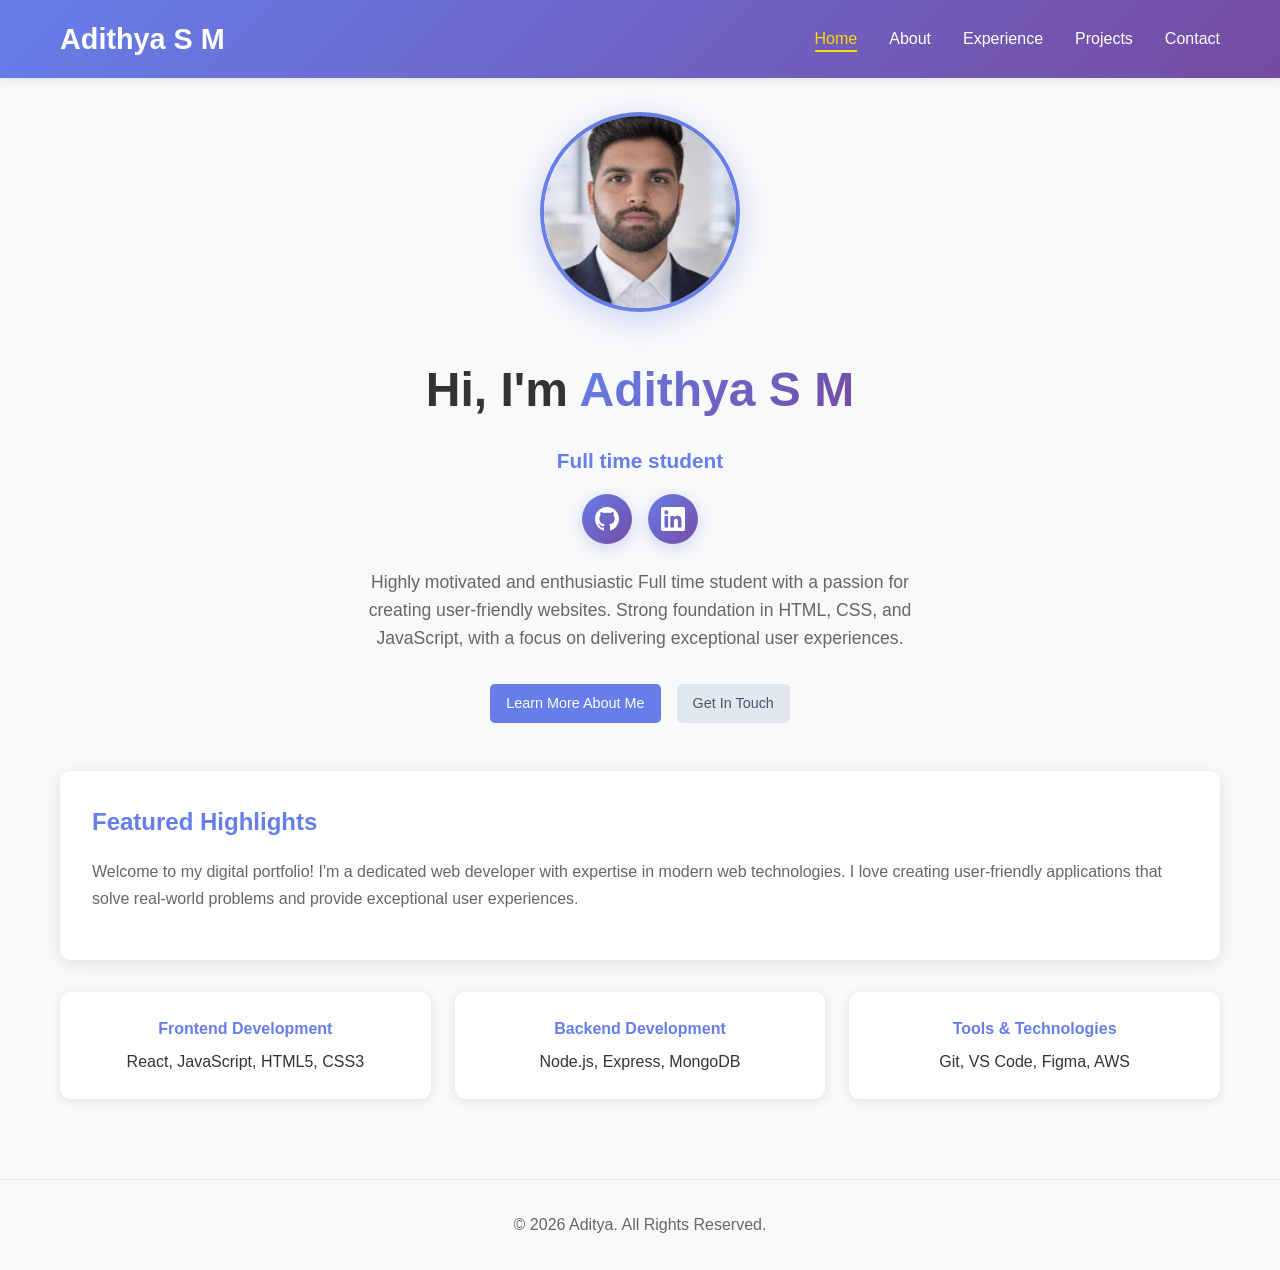
<file: index.html>
<!DOCTYPE html>
<html lang="en">
<head>
    <meta charset="UTF-8">
    <meta name="viewport" content="width=device-width, initial-scale=1.0">
    <title>Adithya S M</title>
    <link rel="stylesheet" href="styles.css">
</head>
<body>
    <header class="header">
        <div class="container">
            <nav class="nav">
                <a href="index.html" class="logo">Adithya S M</a>
                <ul class="nav-links">
                    <li><a href="index.html" class="nav-link active">Home</a></li>
                    <li><a href="about.html" class="nav-link">About</a></li>
                    <li><a href="experience.html" class="nav-link">Experience</a></li>
                    <li><a href="projects.html" class="nav-link">Projects</a></li>
                    <li><a href="contact.html" class="nav-link">Contact</a></li>
                </ul>
            </nav>
        </div>
    </header>

    <main class="main-content">
        <div class="container">
            <div class="page">
                <div class="hero">
                    <div class="profile-image">
                        <img src="profile.jpeg" alt="Adithya S M" class="profile-photo">
                    </div>
                    <h1>Hi, I'm <span class="highlight">Adithya S M</span></h1>
                    <p class="hero-subtitle">Full time student</p>
                    <div class="social-links">
                        <a href="https://github.com/preethins-tech/Aditya-portfolio" target="_blank" class="social-link" title="GitHub Repository">
                            <svg width="24" height="24" viewBox="0 0 24 24" fill="currentColor">
                                <path d="M12 0c-6.626 0-12 5.373-12 12 0 5.302 3.438 9.8 8.207 11.387.599.111.793-.261.793-.577v-2.234c-3.338.726-4.033-1.416-4.033-1.416-.546-1.387-1.333-1.756-1.333-1.756-1.089-.745.083-.729.083-.729 1.205.084 1.839 1.237 1.839 1.237 1.07 1.834 2.807 1.304 3.492.997.107-.775.418-1.305.762-1.604-2.665-.305-5.467-1.334-5.467-5.931 0-1.311.469-2.381 1.236-3.221-.124-.303-.535-1.524.117-3.176 0 0 1.008-.322 3.301 1.23.957-.266 1.983-.399 3.003-.404 1.02.005 2.047.138 3.006.404 2.291-1.552 3.297-1.23 3.297-1.23.653 1.653.242 2.874.118 3.176.77.84 1.235 1.911 1.235 3.221 0 4.609-2.807 5.624-5.479 5.921.43.372.823 1.102.823 2.222v3.293c0 .319.192.694.801.576 4.765-1.589 8.199-6.086 8.199-11.386 0-6.627-5.373-12-12-12z"/>
                            </svg>
                        </a>
                        <a href="https://www.linkedin.com/in/adithya-s-m-597777371?utm_source=share&utm_campaign=share_via&utm_content=profile&utm_medium=android_app" target="_blank" class="social-link" title="LinkedIn Profile">
                            <svg width="24" height="24" viewBox="0 0 24 24" fill="currentColor">
                                <path d="M20.447 20.452h-3.554v-5.569c0-1.328-.027-3.037-1.852-3.037-1.853 0-2.136 1.445-2.136 2.939v5.667H9.351V9h3.414v1.561h.046c.477-.9 1.637-1.85 3.37-1.85 3.601 0 4.267 2.37 4.267 5.455v6.286zM5.337 7.433c-1.144 0-2.063-.926-2.063-2.065 0-1.138.92-2.063 2.063-2.063 1.14 0 2.064.925 2.064 2.063 0 1.139-.925 2.065-2.064 2.065zm1.782 13.019H3.555V9h3.564v11.452zM22.225 0H1.771C.792 0 0 .774 0 1.729v20.542C0 23.227.792 24 1.771 24h20.451C23.2 24 24 23.227 24 22.271V1.729C24 .774 23.2 0 22.222 0h.003z"/>
                            </svg>
                        </a>
                    </div>
                    <p class="hero-description">
                        Highly motivated and enthusiastic Full time student with a passion for creating user-friendly websites. 
                        Strong foundation in HTML, CSS, and JavaScript, with a focus on delivering exceptional user experiences.
                    </p>
                    <div class="hero-buttons">
                        <a href="about.html" class="btn btn-primary">Learn More About Me</a>
                        <a href="contact.html" class="btn btn-secondary">Get In Touch</a>
                    </div>
                </div>
                
                <div class="card">
                    <h3>Featured Highlights</h3>
                    <p>
                        Welcome to my digital portfolio! I'm a dedicated web developer with expertise 
                        in modern web technologies. I love creating user-friendly applications that 
                        solve real-world problems and provide exceptional user experiences.
                    </p>
                </div>

                <div class="skills-grid">
                    <div class="skill-item">
                        <h4>Frontend Development</h4>
                        <p>React, JavaScript, HTML5, CSS3</p>
                    </div>
                    <div class="skill-item">
                        <h4>Backend Development</h4>
                        <p>Node.js, Express, MongoDB</p>
                    </div>
                    <div class="skill-item">
                        <h4>Tools & Technologies</h4>
                        <p>Git, VS Code, Figma, AWS</p>
                    </div>
                </div>
            </div>
        </div>
    </main>

    <footer style="text-align: center; padding: 2rem 0; background-color: #f8f9fa; margin-top: 3rem; border-top: 1px solid #e9ecef;">
        <p style="color: #666; margin: 0;">&copy; 2026 Aditya. All Rights Reserved.</p>
    </footer>

    <script src="script.js"></script>
</body>
</html>
</file>
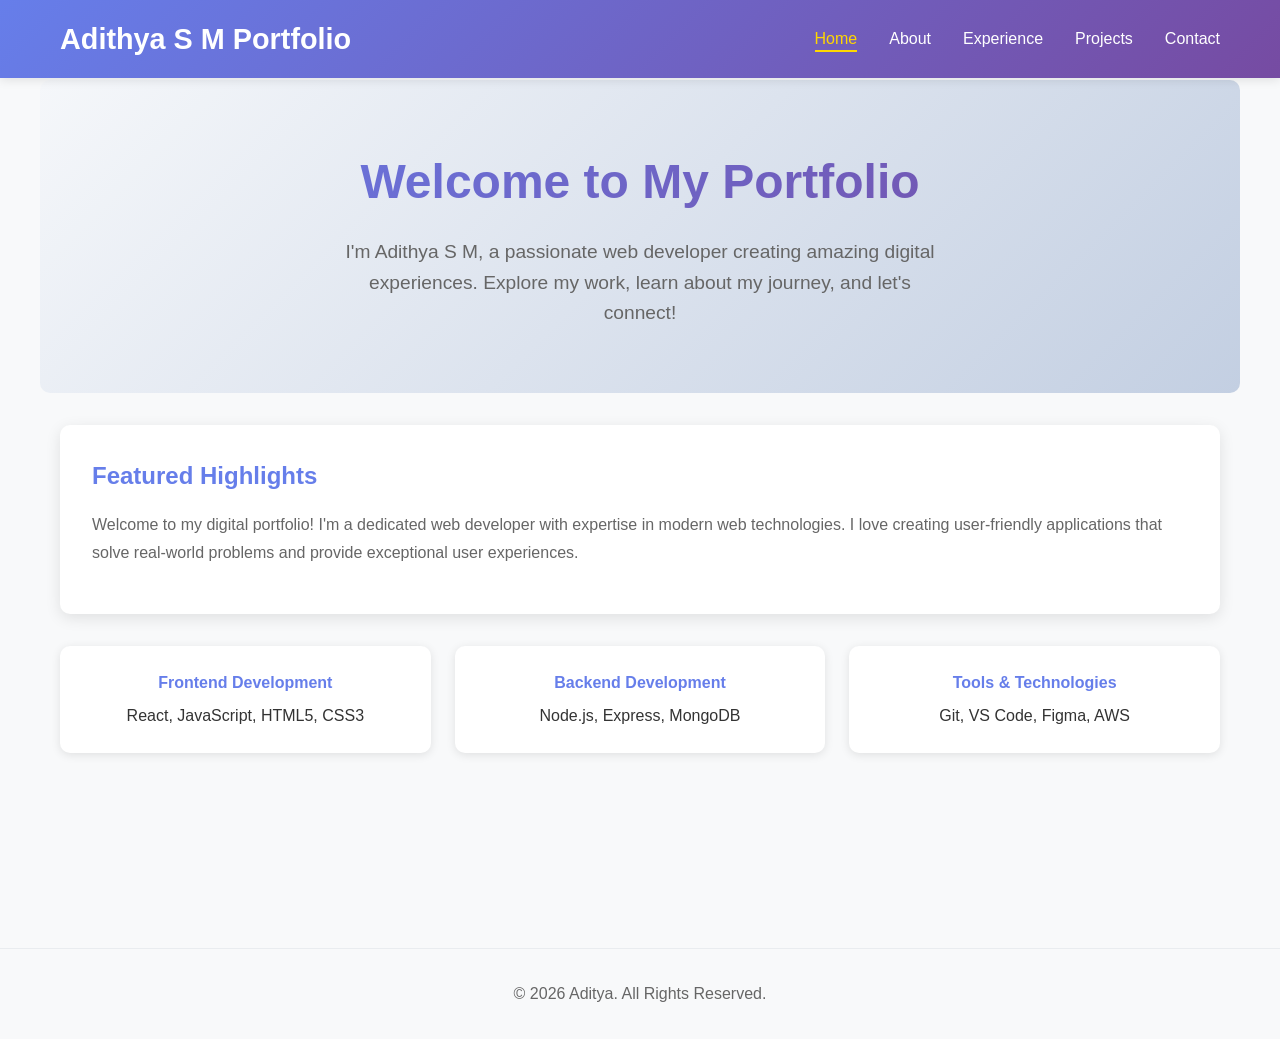
<file: Aditya/index.html>
<!DOCTYPE html>
<html lang="en">
<head>
    <meta charset="UTF-8">
    <meta name="viewport" content="width=device-width, initial-scale=1.0">
    <title>Adithya S M Portfolio</title>
    <link rel="stylesheet" href="styles.css">
</head>
<body>
    <header class="header">
        <div class="container">
            <nav class="nav">
                <a href="index.html" class="logo">Adithya S M Portfolio</a>
                <ul class="nav-links">
                    <li><a href="index.html" class="nav-link active">Home</a></li>
                    <li><a href="about.html" class="nav-link">About</a></li>
                    <li><a href="experience.html" class="nav-link">Experience</a></li>
                    <li><a href="projects.html" class="nav-link">Projects</a></li>
                    <li><a href="contact.html" class="nav-link">Contact</a></li>
                </ul>
            </nav>
        </div>
    </header>

    <main class="main-content">
        <div class="container">
            <div class="page">
                <div class="hero">
                    <h1>Welcome to My Portfolio</h1>
                    <p>
                        I'm Adithya S M, a passionate web developer creating amazing digital experiences.
                        Explore my work, learn about my journey, and let's connect!
                    </p>
                </div>
                
                <div class="card">
                    <h3>Featured Highlights</h3>
                    <p>
                        Welcome to my digital portfolio! I'm a dedicated web developer with expertise 
                        in modern web technologies. I love creating user-friendly applications that 
                        solve real-world problems and provide exceptional user experiences.
                    </p>
                </div>

                <div class="skills-grid">
                    <div class="skill-item">
                        <h4>Frontend Development</h4>
                        <p>React, JavaScript, HTML5, CSS3</p>
                    </div>
                    <div class="skill-item">
                        <h4>Backend Development</h4>
                        <p>Node.js, Express, MongoDB</p>
                    </div>
                    <div class="skill-item">
                        <h4>Tools & Technologies</h4>
                        <p>Git, VS Code, Figma, AWS</p>
                    </div>
                </div>
            </div>
        </div>
    </main>

    <footer style="text-align: center; padding: 2rem 0; background-color: #f8f9fa; margin-top: 3rem; border-top: 1px solid #e9ecef;">
        <p style="color: #666; margin: 0;">&copy; 2026 Aditya. All Rights Reserved.</p>
    </footer>

    <script src="script.js"></script>
</body>
</html>
</file>
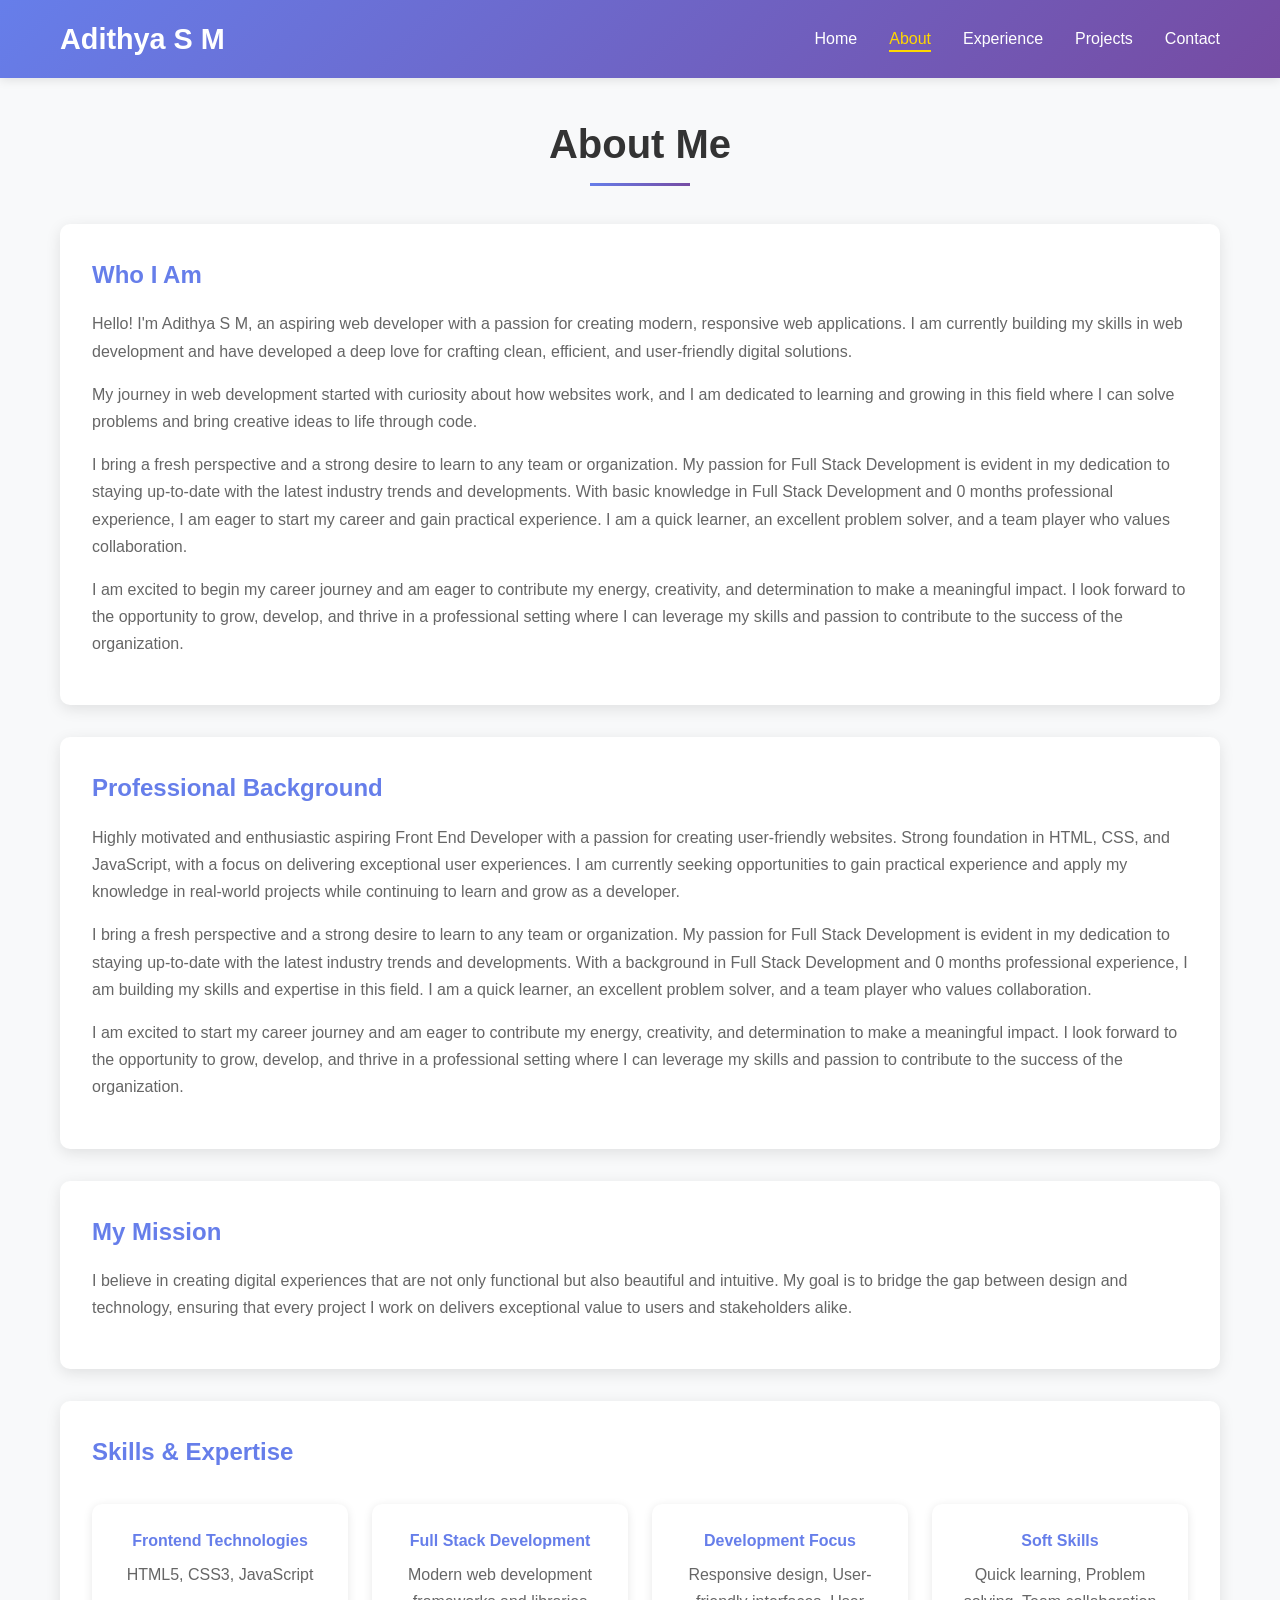
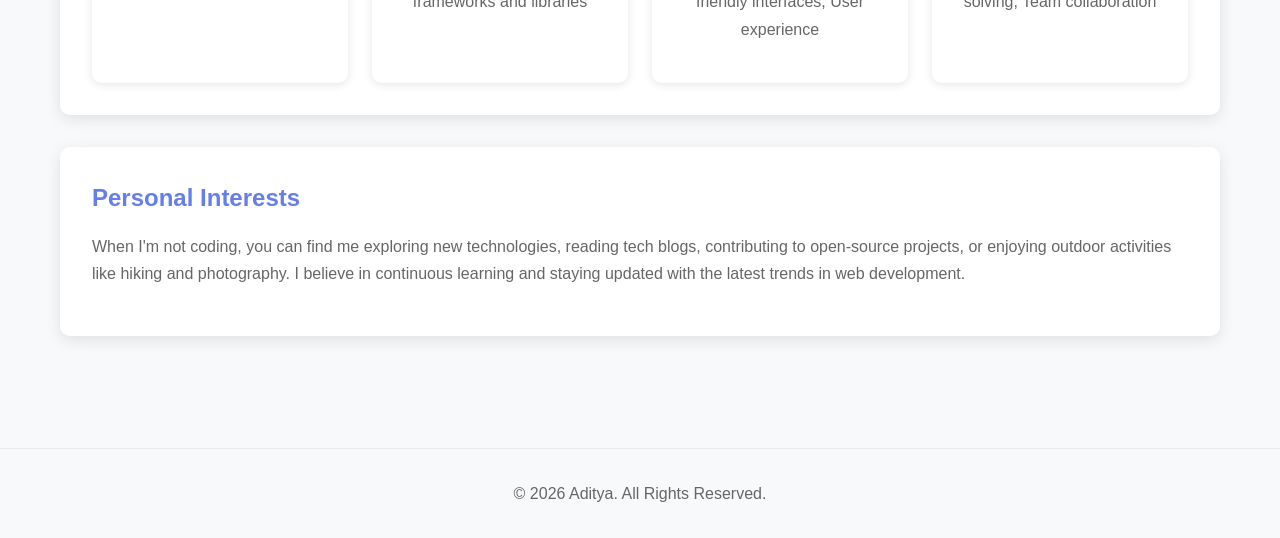
<file: about.html>
<!DOCTYPE html>
<html lang="en">
<head>
    <meta charset="UTF-8">
    <meta name="viewport" content="width=device-width, initial-scale=1.0">
    <title>About - Adithya S M</title>
    <link rel="stylesheet" href="styles.css">
</head>
<body>
    <header class="header">
        <div class="container">
            <nav class="nav">
                <a href="index.html" class="logo">Adithya S M</a>
                <ul class="nav-links">
                    <li><a href="index.html" class="nav-link">Home</a></li>
                    <li><a href="about.html" class="nav-link active">About</a></li>
                    <li><a href="experience.html" class="nav-link">Experience</a></li>
                    <li><a href="projects.html" class="nav-link">Projects</a></li>
                    <li><a href="contact.html" class="nav-link">Contact</a></li>
                </ul>
            </nav>
        </div>
    </header>

    <main class="main-content">
        <div class="container">
            <div class="page">
                <div class="about-intro">
                    <h2 class="page-title">About Me</h2>
                </div>
                
                <div class="card">
                    <h3>Who I Am</h3>
                    <p>
                        Hello! I'm Adithya S M, an aspiring web developer with a passion for creating 
                        modern, responsive web applications. I am currently building my skills in web development 
                        and have developed a deep love for crafting clean, efficient, and user-friendly digital solutions.
                    </p>
                    <p>
                        My journey in web development started with curiosity about how websites work, and I am 
                        dedicated to learning and growing in this field where I can solve problems and bring creative 
                        ideas to life through code.
                    </p>
                    <p>
                        I bring a fresh perspective and a strong desire to learn to any team or organization. My passion for Full Stack Development is evident in my dedication to staying up-to-date with the latest industry trends and developments. With basic knowledge in Full Stack Development and 0 months professional experience, I am eager to start my career and gain practical experience. I am a quick learner, an excellent problem solver, and a team player who values collaboration.
                    </p>
                    <p>
                        I am excited to begin my career journey and am eager to contribute my energy, creativity, and determination to make a meaningful impact. I look forward to the opportunity to grow, develop, and thrive in a professional setting where I can leverage my skills and passion to contribute to the success of the organization.
                    </p>
                </div>

                <div class="card">
                    <h3>Professional Background</h3>
                    <p>
                        Highly motivated and enthusiastic aspiring Front End Developer with a passion for creating user-friendly websites. Strong foundation in HTML, CSS, and JavaScript, with a focus on delivering exceptional user experiences. I am currently seeking opportunities to gain practical experience and apply my knowledge in real-world projects while continuing to learn and grow as a developer.
                    </p>
                    <p>
                        I bring a fresh perspective and a strong desire to learn to any team or organization. My passion for Full Stack Development is evident in my dedication to staying up-to-date with the latest industry trends and developments. With a background in Full Stack Development and 0 months professional experience, I am building my skills and expertise in this field. I am a quick learner, an excellent problem solver, and a team player who values collaboration.
                    </p>
                    <p>
                        I am excited to start my career journey and am eager to contribute my energy, creativity, and determination to make a meaningful impact. I look forward to the opportunity to grow, develop, and thrive in a professional setting where I can leverage my skills and passion to contribute to the success of the organization.
                    </p>
                </div>

                <div class="card">
                    <h3>My Mission</h3>
                    <p>
                        I believe in creating digital experiences that are not only functional but also 
                        beautiful and intuitive. My goal is to bridge the gap between design and technology, 
                        ensuring that every project I work on delivers exceptional value to users and 
                        stakeholders alike.
                    </p>
                </div>

                <div class="card">
                    <h3>Skills & Expertise</h3>
                    <div class="skills-grid">
                        <div class="skill-item">
                            <h4>Frontend Technologies</h4>
                            <p>HTML5, CSS3, JavaScript</p>
                        </div>
                        <div class="skill-item">
                            <h4>Full Stack Development</h4>
                            <p>Modern web development frameworks and libraries</p>
                        </div>
                        <div class="skill-item">
                            <h4>Development Focus</h4>
                            <p>Responsive design, User-friendly interfaces, User experience</p>
                        </div>
                        <div class="skill-item">
                            <h4>Soft Skills</h4>
                            <p>Quick learning, Problem solving, Team collaboration</p>
                        </div>
                    </div>
                </div>

                <div class="card">
                    <h3>Personal Interests</h3>
                    <p>
                        When I'm not coding, you can find me exploring new technologies, reading tech blogs, 
                        contributing to open-source projects, or enjoying outdoor activities like hiking and 
                        photography. I believe in continuous learning and staying updated with the latest 
                        trends in web development.
                    </p>
                </div>
            </div>
        </div>
    </main>

    <footer style="text-align: center; padding: 2rem 0; background-color: #f8f9fa; margin-top: 3rem; border-top: 1px solid #e9ecef;">
        <p style="color: #666; margin: 0;">&copy; 2026 Aditya. All Rights Reserved.</p>
    </footer>

    <script src="script.js"></script>
</body>
</html>
</file>
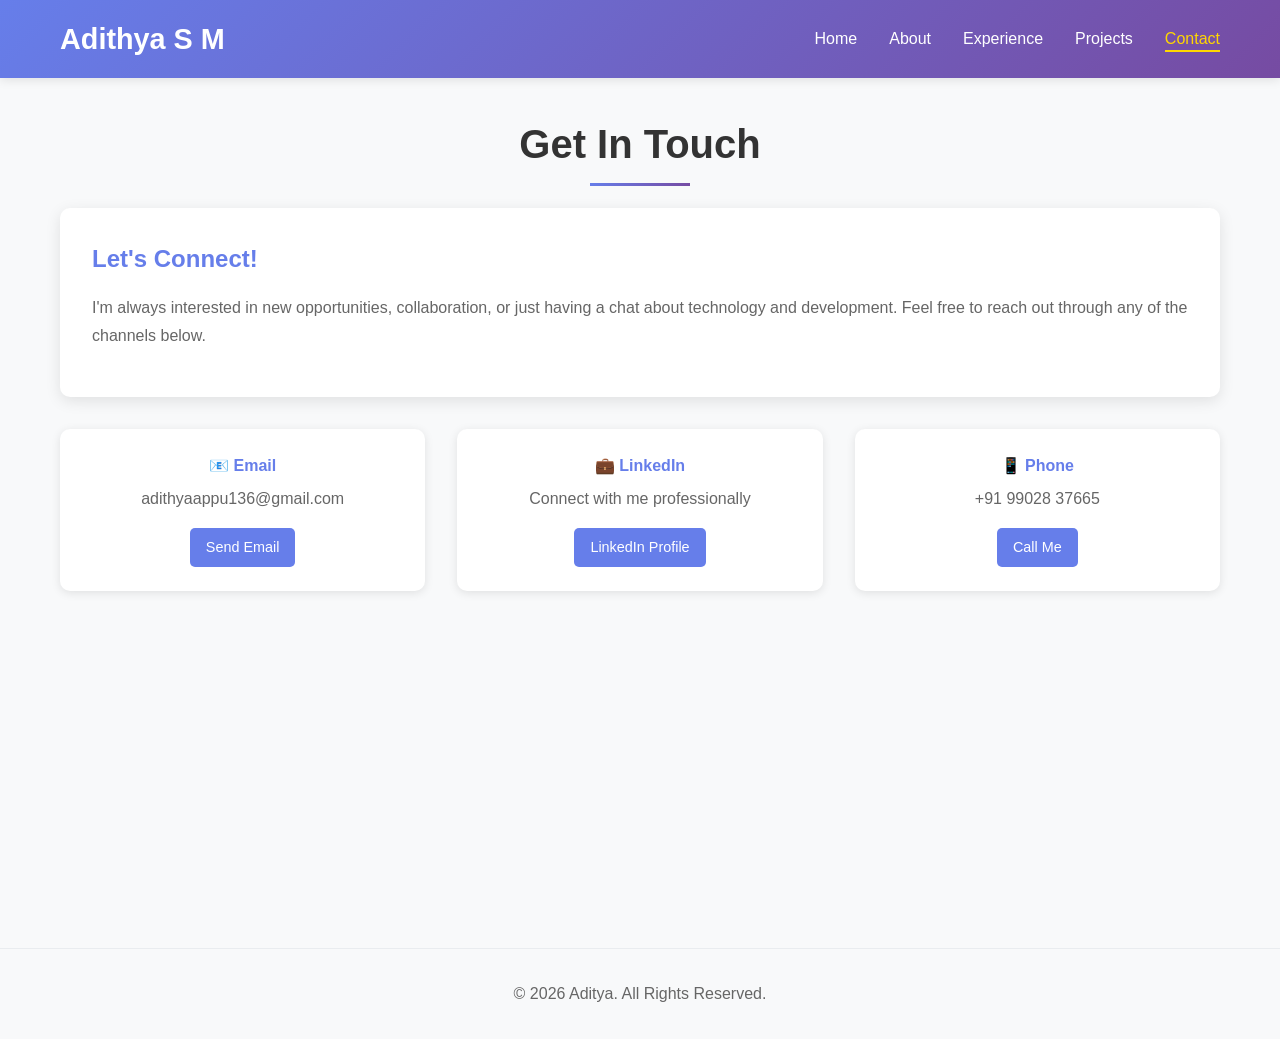
<file: contact.html>
<!DOCTYPE html>
<html lang="en">
<head>
    <meta charset="UTF-8">
    <meta name="viewport" content="width=device-width, initial-scale=1.0">
    <title>Contact - Adithya S M</title>
    <link rel="stylesheet" href="styles.css">
</head>
<body>
    <header class="header">
        <div class="container">
            <nav class="nav">
                <a href="index.html" class="logo">Adithya S M</a>
                <ul class="nav-links">
                    <li><a href="index.html" class="nav-link">Home</a></li>
                    <li><a href="about.html" class="nav-link">About</a></li>
                    <li><a href="experience.html" class="nav-link">Experience</a></li>
                    <li><a href="projects.html" class="nav-link">Projects</a></li>
                    <li><a href="contact.html" class="nav-link active">Contact</a></li>
                </ul>
            </nav>
        </div>
    </header>

    <main class="main-content">
        <div class="container">
            <div class="page">
                <h2 class="page-title">Get In Touch</h2>
                
                <div class="card">
                    <h3>Let's Connect!</h3>
                    <p>
                        I'm always interested in new opportunities, collaboration, or just having a chat about 
                        technology and development. Feel free to reach out through any of the channels below.
                    </p>
                </div>

                <div class="contact-info">
                    <div class="contact-item">
                        <h4>📧 Email</h4>
                        <p>adithyaappu136@gmail.com</p>
                        <a href="mailto:adithyaappu136@gmail.com" class="btn btn-primary">
                            Send Email
                        </a>
                    </div>
                    <div class="contact-item">
                        <h4>💼 LinkedIn</h4>
                        <p>Connect with me professionally</p>
                        <a href="https://www.linkedin.com/in/adithya-s-m-597777371?utm_source=share&utm_campaign=share_via&utm_content=profile&utm_medium=android_app" class="btn btn-primary" target="_blank">
                            LinkedIn Profile
                        </a>
                    </div>
                    <div class="contact-item">
                        <h4>📱 Phone</h4>
                        <p>+91 99028 37665</p>
                        <a href="tel:+919902837665" class="btn btn-primary">
                            Call Me
                        </a>
                    </div>
                </div>
            </div>
        </div>
    </main>

    <footer style="text-align: center; padding: 2rem 0; background-color: #f8f9fa; margin-top: 3rem; border-top: 1px solid #e9ecef;">
        <p style="color: #666; margin: 0;">&copy; 2026 Aditya. All Rights Reserved.</p>
    </footer>

    <script src="script.js"></script>
</body>
</html>
</file>
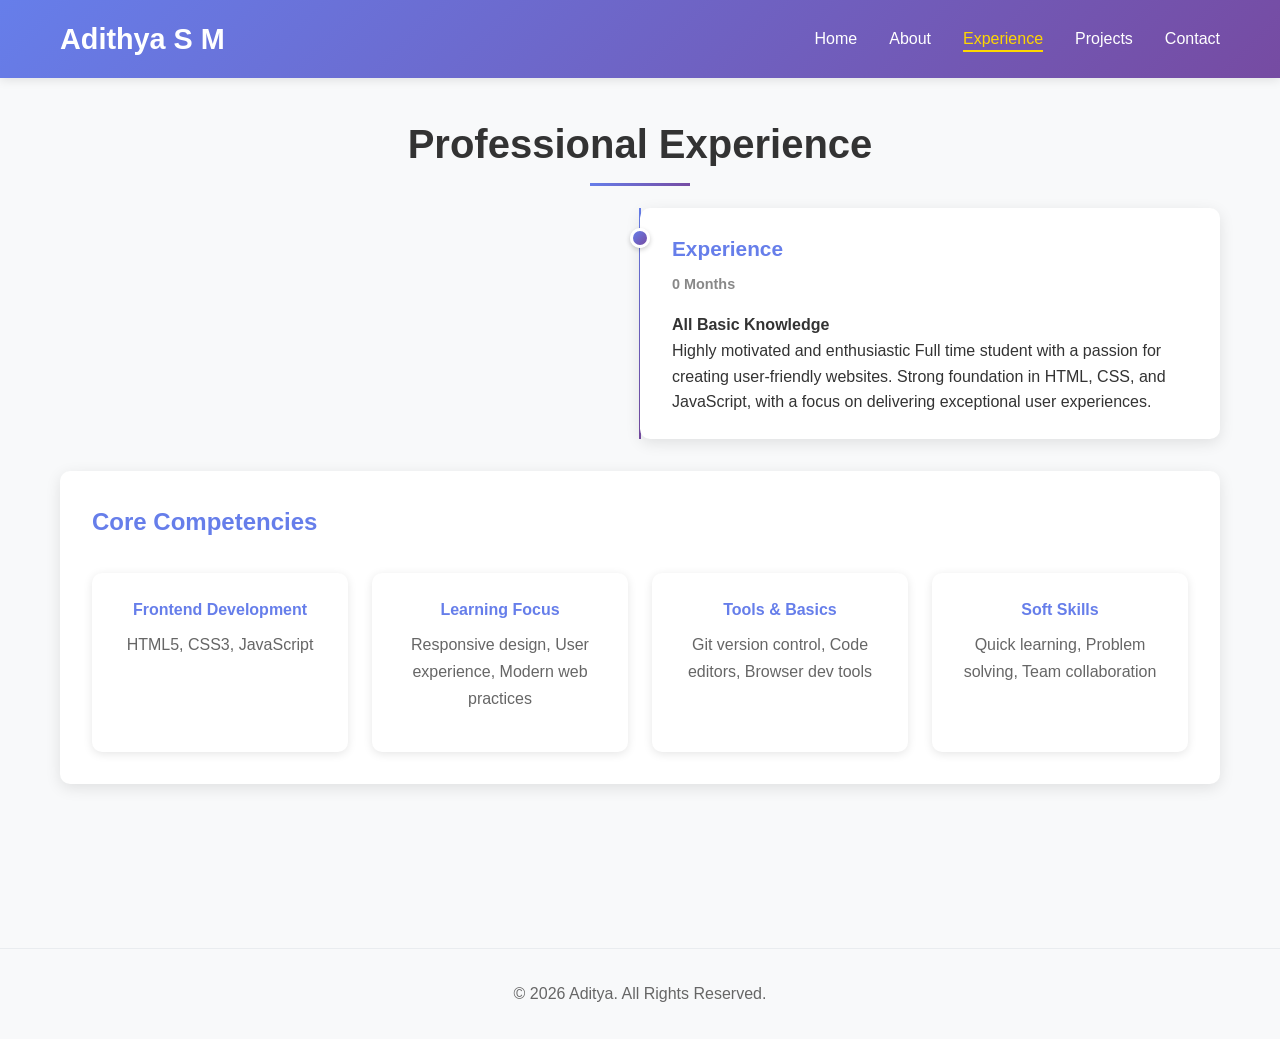
<file: experience.html>
<!DOCTYPE html>
<html lang="en">
<head>
    <meta charset="UTF-8">
    <meta name="viewport" content="width=device-width, initial-scale=1.0">
    <title>Experience - Adithya S M</title>
    <link rel="stylesheet" href="styles.css">
</head>
<body>
    <header class="header">
        <div class="container">
            <nav class="nav">
                <a href="index.html" class="logo">Adithya S M</a>
                <ul class="nav-links">
                    <li><a href="index.html" class="nav-link">Home</a></li>
                    <li><a href="about.html" class="nav-link">About</a></li>
                    <li><a href="experience.html" class="nav-link active">Experience</a></li>
                    <li><a href="projects.html" class="nav-link">Projects</a></li>
                    <li><a href="contact.html" class="nav-link">Contact</a></li>
                </ul>
            </nav>
        </div>
    </header>

    <main class="main-content">
        <div class="container">
            <div class="page">
                <h2 class="page-title">Professional Experience</h2>
                
                <div class="timeline">
                    <div class="timeline-item">
                        <div class="timeline-dot"></div>
                        <div class="timeline-content">
                            <h4>Experience</h4>
                            <div class="date">0 Months</div>
                            <p><strong>All Basic Knowledge</strong></p>
                            <p>
                                Highly motivated and enthusiastic Full time student with a passion for creating user-friendly websites. Strong foundation in HTML, CSS, and JavaScript, with a focus on delivering exceptional user experiences.
                            </p>
                        </div>
                    </div>
                </div>

                <div class="card">
                    <h3>Core Competencies</h3>
                    <div class="skills-grid">
                        <div class="skill-item">
                            <h4>Frontend Development</h4>
                            <p>HTML5, CSS3, JavaScript</p>
                        </div>
                        <div class="skill-item">
                            <h4>Learning Focus</h4>
                            <p>Responsive design, User experience, Modern web practices</p>
                        </div>
                        <div class="skill-item">
                            <h4>Tools & Basics</h4>
                            <p>Git version control, Code editors, Browser dev tools</p>
                        </div>
                        <div class="skill-item">
                            <h4>Soft Skills</h4>
                            <p>Quick learning, Problem solving, Team collaboration</p>
                        </div>
                    </div>
                </div>
            </div>
        </div>
    </main>

    <footer style="text-align: center; padding: 2rem 0; background-color: #f8f9fa; margin-top: 3rem; border-top: 1px solid #e9ecef;">
        <p style="color: #666; margin: 0;">&copy; 2026 Aditya. All Rights Reserved.</p>
    </footer>

    <script src="script.js"></script>
</body>
</html>
</file>
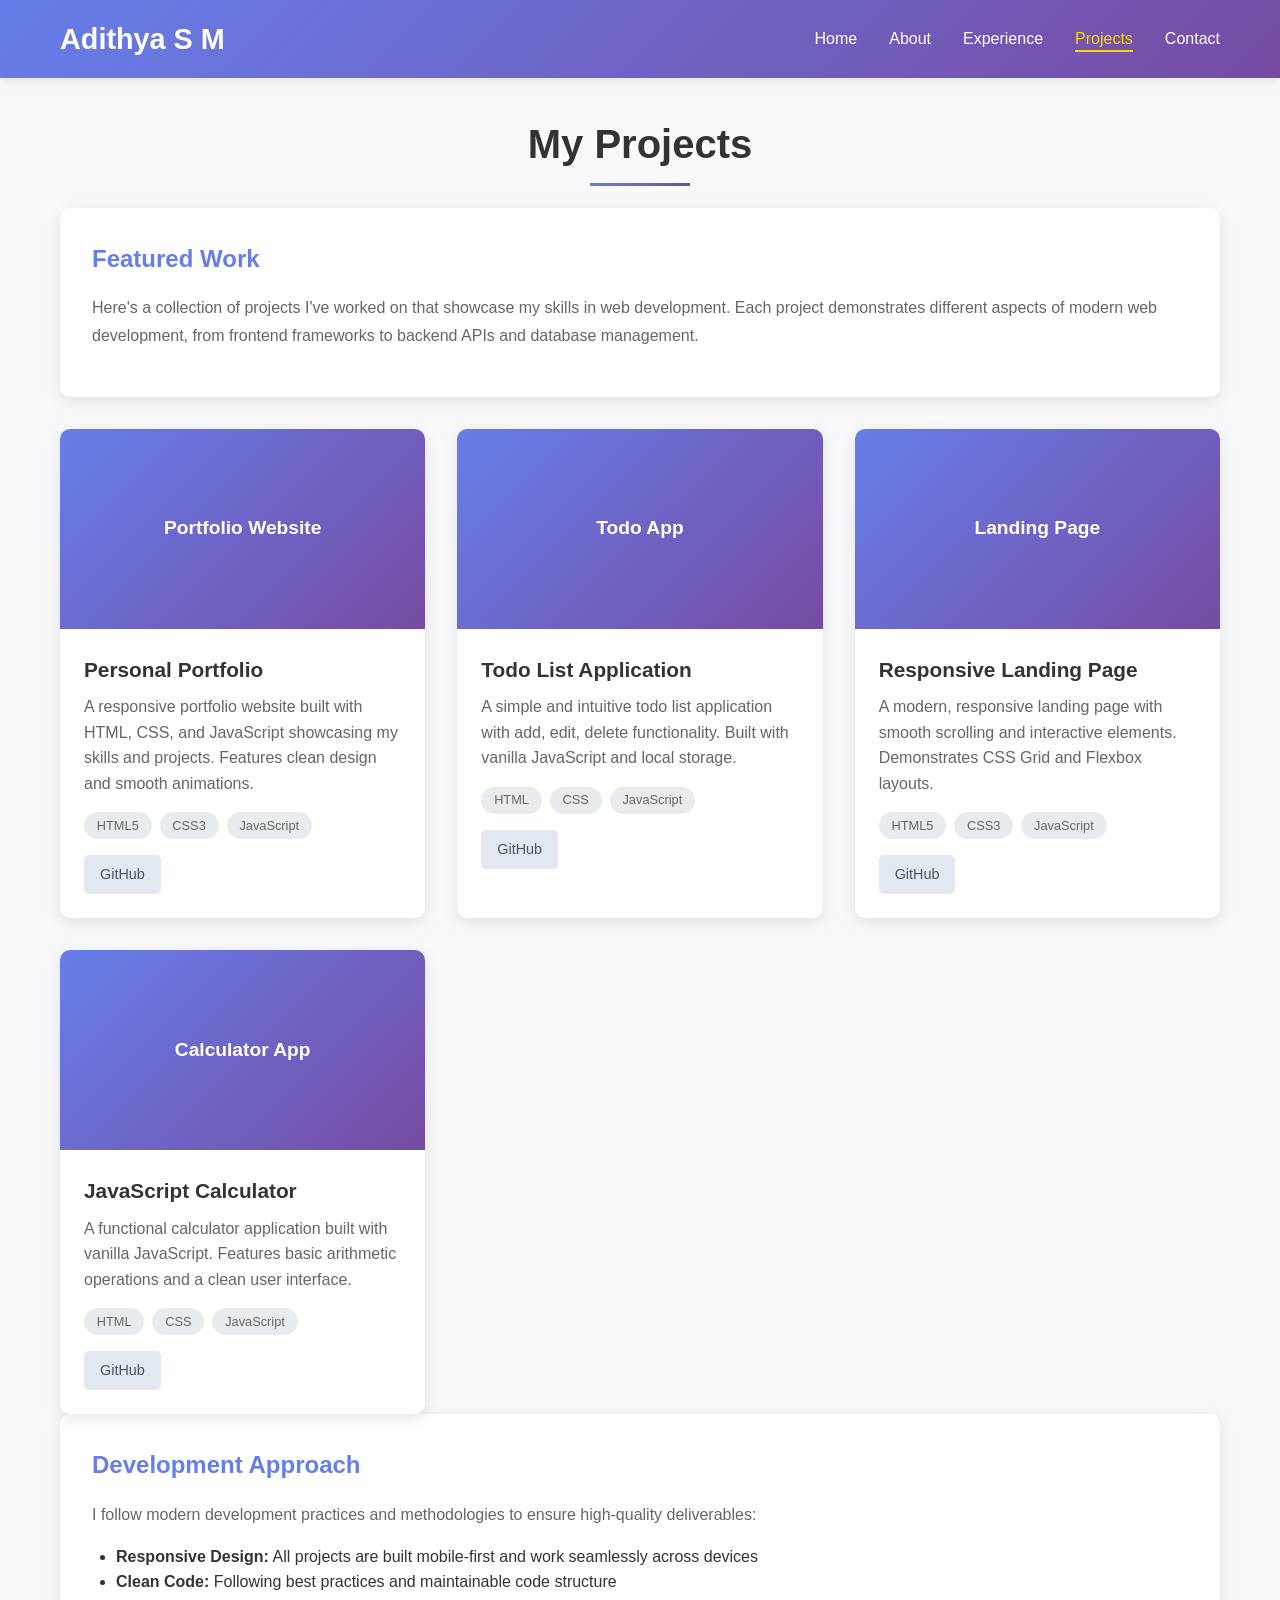
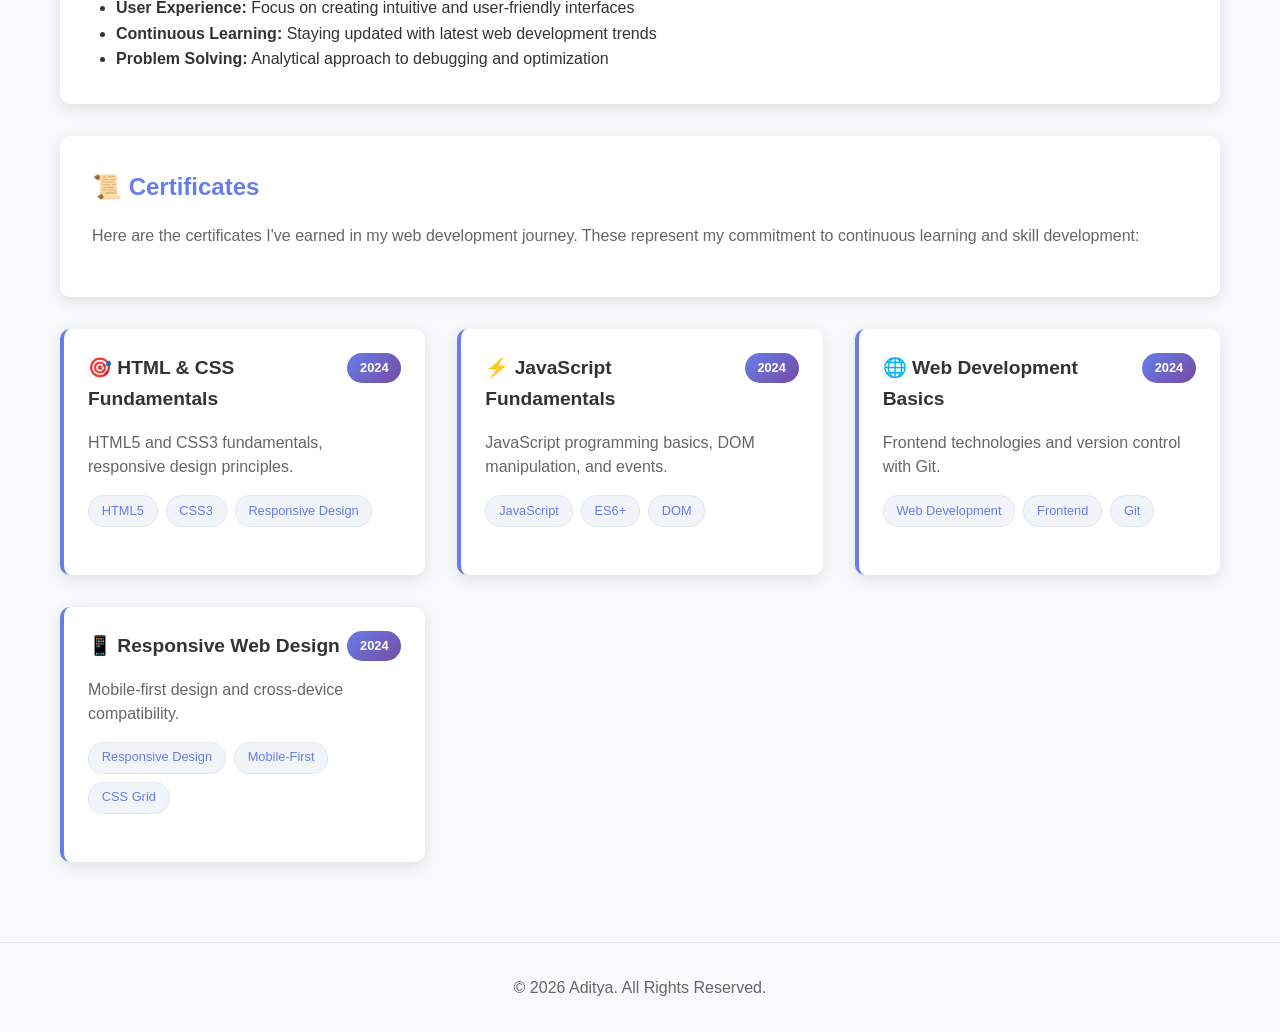
<file: projects.html>
<!DOCTYPE html>
<html lang="en">
<head>
    <meta charset="UTF-8">
    <meta name="viewport" content="width=device-width, initial-scale=1.0">
    <title>Projects - Adithya S M</title>
    <link rel="stylesheet" href="styles.css">
</head>
<body>
    <header class="header">
        <div class="container">
            <nav class="nav">
                <a href="index.html" class="logo">Adithya S M</a>
                <ul class="nav-links">
                    <li><a href="index.html" class="nav-link">Home</a></li>
                    <li><a href="about.html" class="nav-link">About</a></li>
                    <li><a href="experience.html" class="nav-link">Experience</a></li>
                    <li><a href="projects.html" class="nav-link active">Projects</a></li>
                    <li><a href="contact.html" class="nav-link">Contact</a></li>
                </ul>
            </nav>
        </div>
    </header>

    <main class="main-content">
        <div class="container">
            <div class="page">
                <h2 class="page-title">My Projects</h2>
                
                <div class="card">
                    <h3>Featured Work</h3>
                    <p>
                        Here's a collection of projects I've worked on that showcase my skills in web development. 
                        Each project demonstrates different aspects of modern web development, from frontend 
                        frameworks to backend APIs and database management.
                    </p>
                </div>

                <div class="projects-grid">
                    <div class="project-card">
                        <div class="project-image">
                            Portfolio Website
                        </div>
                        <div class="project-info">
                            <h4>Personal Portfolio</h4>
                            <p>A responsive portfolio website built with HTML, CSS, and JavaScript showcasing my skills and projects. Features clean design and smooth animations.</p>
                            <div class="project-tech">
                                <span class="tech-tag">HTML5</span>
                                <span class="tech-tag">CSS3</span>
                                <span class="tech-tag">JavaScript</span>
                            </div>
                            <div class="project-links">
                                <a href="https://github.com/freeCodeCamp/freeCodeCamp" class="btn btn-secondary" target="_blank">GitHub</a>
                            </div>
                        </div>
                    </div>

                    <div class="project-card">
                        <div class="project-image">
                            Todo App
                        </div>
                        <div class="project-info">
                            <h4>Todo List Application</h4>
                            <p>A simple and intuitive todo list application with add, edit, delete functionality. Built with vanilla JavaScript and local storage.</p>
                            <div class="project-tech">
                                <span class="tech-tag">HTML</span>
                                <span class="tech-tag">CSS</span>
                                <span class="tech-tag">JavaScript</span>
                            </div>
                            <div class="project-links">
                                <a href="https://github.com/microsoft/vscode" class="btn btn-secondary" target="_blank">GitHub</a>
                            </div>
                        </div>
                    </div>

                    <div class="project-card">
                        <div class="project-image">
                            Landing Page
                        </div>
                        <div class="project-info">
                            <h4>Responsive Landing Page</h4>
                            <p>A modern, responsive landing page with smooth scrolling and interactive elements. Demonstrates CSS Grid and Flexbox layouts.</p>
                            <div class="project-tech">
                                <span class="tech-tag">HTML5</span>
                                <span class="tech-tag">CSS3</span>
                                <span class="tech-tag">JavaScript</span>
                            </div>
                            <div class="project-links">
                                <a href="https://github.com/facebook/react" class="btn btn-secondary" target="_blank">GitHub</a>
                            </div>
                        </div>
                    </div>

                    <div class="project-card">
                        <div class="project-image">
                            Calculator App
                        </div>
                        <div class="project-info">
                            <h4>JavaScript Calculator</h4>
                            <p>A functional calculator application built with vanilla JavaScript. Features basic arithmetic operations and a clean user interface.</p>
                            <div class="project-tech">
                                <span class="tech-tag">HTML</span>
                                <span class="tech-tag">CSS</span>
                                <span class="tech-tag">JavaScript</span>
                            </div>
                            <div class="project-links">
                                <a href="https://github.com/vuejs/vue" class="btn btn-secondary" target="_blank">GitHub</a>
                            </div>
                        </div>
                    </div>
                </div>

                <div class="card">
                    <h3>Development Approach</h3>
                    <p>
                        I follow modern development practices and methodologies to ensure high-quality deliverables:
                    </p>
                    <ul style="padding-left: 1.5rem; margin-top: 1rem;">
                        <li><strong>Responsive Design:</strong> All projects are built mobile-first and work seamlessly across devices</li>
                        <li><strong>Clean Code:</strong> Following best practices and maintainable code structure</li>
                        <li><strong>User Experience:</strong> Focus on creating intuitive and user-friendly interfaces</li>
                        <li><strong>Continuous Learning:</strong> Staying updated with latest web development trends</li>
                        <li><strong>Problem Solving:</strong> Analytical approach to debugging and optimization</li>
                    </ul>
                </div>

                <div class="card">
                    <h3>📜 Certificates</h3>
                    <p>
                        Here are the certificates I've earned in my web development journey. 
                        These represent my commitment to continuous learning and skill development:
                    </p>
                </div>

                <div class="certificates-grid">
                    <div class="certificate-card">
                        <div class="certificate-header">
                            <h4>🎯 HTML & CSS Fundamentals</h4>
                            <span class="certificate-date">2024</span>
                        </div>
                        <p>HTML5 and CSS3 fundamentals, responsive design principles.</p>
                        <div class="certificate-skills">
                            <span class="skill-badge">HTML5</span>
                            <span class="skill-badge">CSS3</span>
                            <span class="skill-badge">Responsive Design</span>
                        </div>
                    </div>

                    <div class="certificate-card">
                        <div class="certificate-header">
                            <h4>⚡ JavaScript Fundamentals</h4>
                            <span class="certificate-date">2024</span>
                        </div>
                        <p>JavaScript programming basics, DOM manipulation, and events.</p>
                        <div class="certificate-skills">
                            <span class="skill-badge">JavaScript</span>
                            <span class="skill-badge">ES6+</span>
                            <span class="skill-badge">DOM</span>
                        </div>
                    </div>

                    <div class="certificate-card">
                        <div class="certificate-header">
                            <h4>🌐 Web Development Basics</h4>
                            <span class="certificate-date">2024</span>
                        </div>
                        <p>Frontend technologies and version control with Git.</p>
                        <div class="certificate-skills">
                            <span class="skill-badge">Web Development</span>
                            <span class="skill-badge">Frontend</span>
                            <span class="skill-badge">Git</span>
                        </div>
                    </div>

                    <div class="certificate-card">
                        <div class="certificate-header">
                            <h4>📱 Responsive Web Design</h4>
                            <span class="certificate-date">2024</span>
                        </div>
                        <p>Mobile-first design and cross-device compatibility.</p>
                        <div class="certificate-skills">
                            <span class="skill-badge">Responsive Design</span>
                            <span class="skill-badge">Mobile-First</span>
                            <span class="skill-badge">CSS Grid</span>
                        </div>
                    </div>
                </div>
            </div>
        </div>
    </main>

    <footer style="text-align: center; padding: 2rem 0; background-color: #f8f9fa; margin-top: 3rem; border-top: 1px solid #e9ecef;">
        <p style="color: #666; margin: 0;">&copy; 2026 Aditya. All Rights Reserved.</p>
    </footer>

    <script src="script.js"></script>
</body>
</html>
</file>
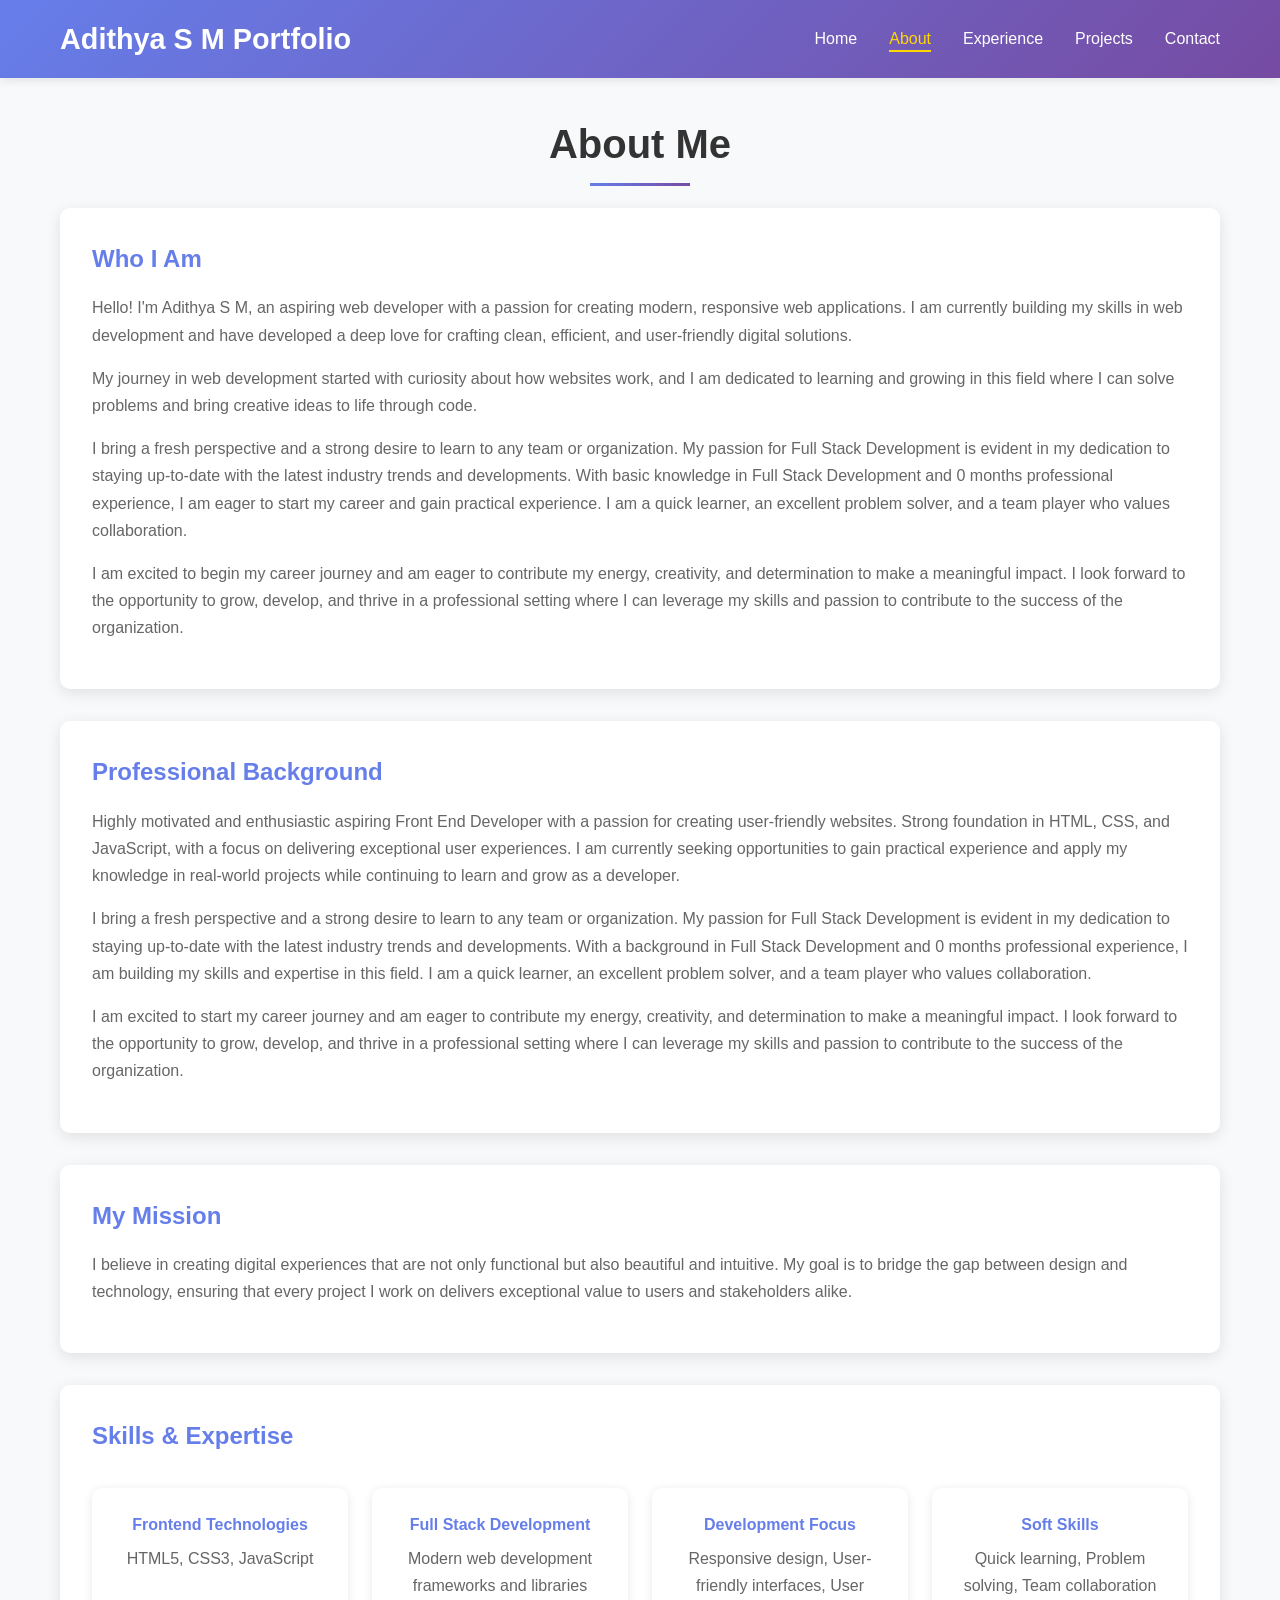
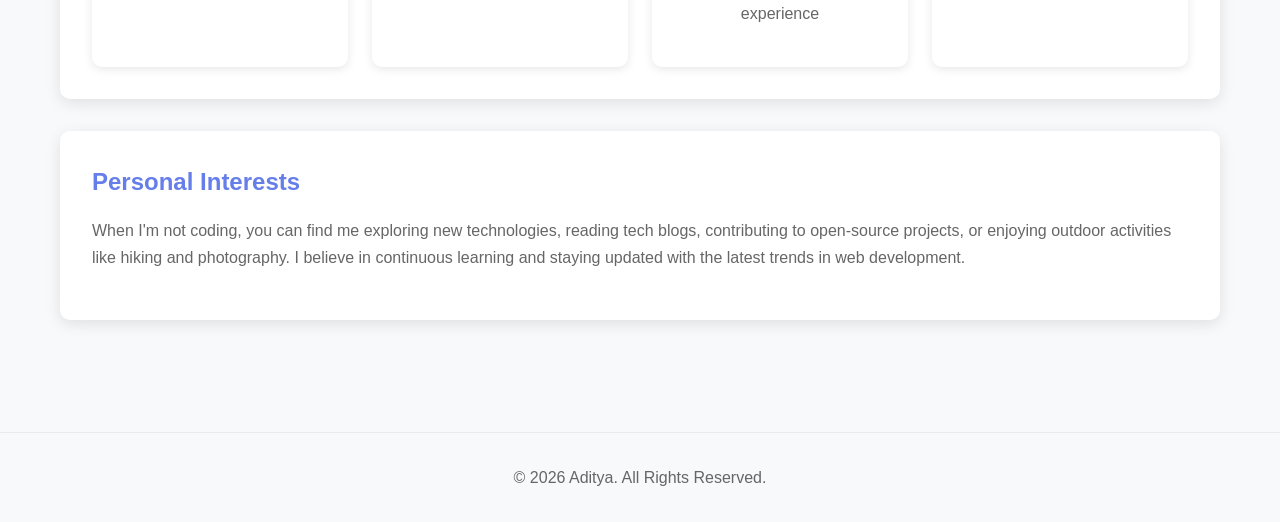
<file: Aditya/about.html>
<!DOCTYPE html>
<html lang="en">
<head>
    <meta charset="UTF-8">
    <meta name="viewport" content="width=device-width, initial-scale=1.0">
    <title>About - Adithya S M Portfolio</title>
    <link rel="stylesheet" href="styles.css">
</head>
<body>
    <header class="header">
        <div class="container">
            <nav class="nav">
                <a href="index.html" class="logo">Adithya S M Portfolio</a>
                <ul class="nav-links">
                    <li><a href="index.html" class="nav-link">Home</a></li>
                    <li><a href="about.html" class="nav-link active">About</a></li>
                    <li><a href="experience.html" class="nav-link">Experience</a></li>
                    <li><a href="projects.html" class="nav-link">Projects</a></li>
                    <li><a href="contact.html" class="nav-link">Contact</a></li>
                </ul>
            </nav>
        </div>
    </header>

    <main class="main-content">
        <div class="container">
            <div class="page">
                <h2 class="page-title">About Me</h2>
                
                <div class="card">
                    <h3>Who I Am</h3>
                    <p>
                        Hello! I'm Adithya S M, an aspiring web developer with a passion for creating 
                        modern, responsive web applications. I am currently building my skills in web development 
                        and have developed a deep love for crafting clean, efficient, and user-friendly digital solutions.
                    </p>
                    <p>
                        My journey in web development started with curiosity about how websites work, and I am 
                        dedicated to learning and growing in this field where I can solve problems and bring creative 
                        ideas to life through code.
                    </p>
                    <p>
                        I bring a fresh perspective and a strong desire to learn to any team or organization. My passion for Full Stack Development is evident in my dedication to staying up-to-date with the latest industry trends and developments. With basic knowledge in Full Stack Development and 0 months professional experience, I am eager to start my career and gain practical experience. I am a quick learner, an excellent problem solver, and a team player who values collaboration.
                    </p>
                    <p>
                        I am excited to begin my career journey and am eager to contribute my energy, creativity, and determination to make a meaningful impact. I look forward to the opportunity to grow, develop, and thrive in a professional setting where I can leverage my skills and passion to contribute to the success of the organization.
                    </p>
                </div>

                <div class="card">
                    <h3>Professional Background</h3>
                    <p>
                        Highly motivated and enthusiastic aspiring Front End Developer with a passion for creating user-friendly websites. Strong foundation in HTML, CSS, and JavaScript, with a focus on delivering exceptional user experiences. I am currently seeking opportunities to gain practical experience and apply my knowledge in real-world projects while continuing to learn and grow as a developer.
                    </p>
                    <p>
                        I bring a fresh perspective and a strong desire to learn to any team or organization. My passion for Full Stack Development is evident in my dedication to staying up-to-date with the latest industry trends and developments. With a background in Full Stack Development and 0 months professional experience, I am building my skills and expertise in this field. I am a quick learner, an excellent problem solver, and a team player who values collaboration.
                    </p>
                    <p>
                        I am excited to start my career journey and am eager to contribute my energy, creativity, and determination to make a meaningful impact. I look forward to the opportunity to grow, develop, and thrive in a professional setting where I can leverage my skills and passion to contribute to the success of the organization.
                    </p>
                </div>

                <div class="card">
                    <h3>My Mission</h3>
                    <p>
                        I believe in creating digital experiences that are not only functional but also 
                        beautiful and intuitive. My goal is to bridge the gap between design and technology, 
                        ensuring that every project I work on delivers exceptional value to users and 
                        stakeholders alike.
                    </p>
                </div>

                <div class="card">
                    <h3>Skills & Expertise</h3>
                    <div class="skills-grid">
                        <div class="skill-item">
                            <h4>Frontend Technologies</h4>
                            <p>HTML5, CSS3, JavaScript</p>
                        </div>
                        <div class="skill-item">
                            <h4>Full Stack Development</h4>
                            <p>Modern web development frameworks and libraries</p>
                        </div>
                        <div class="skill-item">
                            <h4>Development Focus</h4>
                            <p>Responsive design, User-friendly interfaces, User experience</p>
                        </div>
                        <div class="skill-item">
                            <h4>Soft Skills</h4>
                            <p>Quick learning, Problem solving, Team collaboration</p>
                        </div>
                    </div>
                </div>

                <div class="card">
                    <h3>Personal Interests</h3>
                    <p>
                        When I'm not coding, you can find me exploring new technologies, reading tech blogs, 
                        contributing to open-source projects, or enjoying outdoor activities like hiking and 
                        photography. I believe in continuous learning and staying updated with the latest 
                        trends in web development.
                    </p>
                </div>
            </div>
        </div>
    </main>

    <footer style="text-align: center; padding: 2rem 0; background-color: #f8f9fa; margin-top: 3rem; border-top: 1px solid #e9ecef;">
        <p style="color: #666; margin: 0;">&copy; 2026 Aditya. All Rights Reserved.</p>
    </footer>

    <script src="script.js"></script>
</body>
</html>
</file>
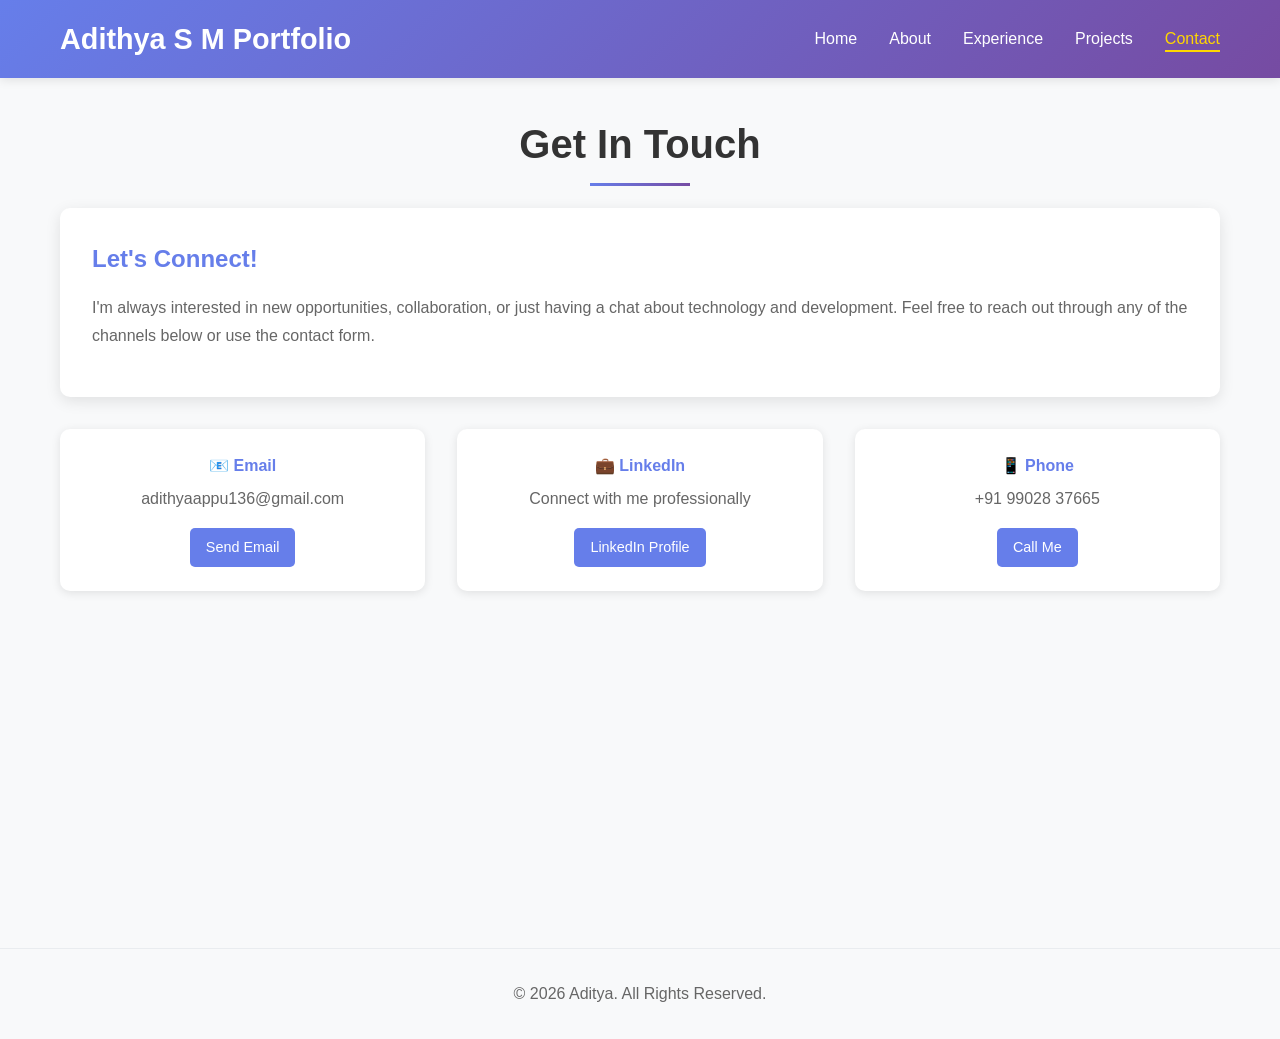
<file: Aditya/contact.html>
<!DOCTYPE html>
<html lang="en">
<head>
    <meta charset="UTF-8">
    <meta name="viewport" content="width=device-width, initial-scale=1.0">
    <title>Contact - Adithya S M Portfolio</title>
    <link rel="stylesheet" href="styles.css">
</head>
<body>
    <header class="header">
        <div class="container">
            <nav class="nav">
                <a href="index.html" class="logo">Adithya S M Portfolio</a>
                <ul class="nav-links">
                    <li><a href="index.html" class="nav-link">Home</a></li>
                    <li><a href="about.html" class="nav-link">About</a></li>
                    <li><a href="experience.html" class="nav-link">Experience</a></li>
                    <li><a href="projects.html" class="nav-link">Projects</a></li>
                    <li><a href="contact.html" class="nav-link active">Contact</a></li>
                </ul>
            </nav>
        </div>
    </header>

    <main class="main-content">
        <div class="container">
            <div class="page">
                <h2 class="page-title">Get In Touch</h2>
                
                <div class="card">
                    <h3>Let's Connect!</h3>
                    <p>
                        I'm always interested in new opportunities, collaboration, or just having a chat about 
                        technology and development. Feel free to reach out through any of the channels below 
                        or use the contact form.
                    </p>
                </div>

                <div class="contact-info">
                    <div class="contact-item">
                        <h4>📧 Email</h4>
                        <p>adithyaappu136@gmail.com</p>
                        <a href="mailto:adithyaappu136@gmail.com" class="btn btn-primary">
                            Send Email
                        </a>
                    </div>
                    <div class="contact-item">
                        <h4>💼 LinkedIn</h4>
                        <p>Connect with me professionally</p>
                        <a href="https://www.linkedin.com/in/adithya-s-m-597777371?utm_source=share&utm_campaign=share_via&utm_content=profile&utm_medium=android_app" class="btn btn-primary" target="_blank">
                            LinkedIn Profile
                        </a>
                    </div>
                    <div class="contact-item">
                        <h4>📱 Phone</h4>
                        <p>+91 99028 37665</p>
                        <a href="tel:+919902837665" class="btn btn-primary">
                            Call Me
                        </a>
                    </div>
                </div>
            </div>
        </div>
    </main>

    <footer style="text-align: center; padding: 2rem 0; background-color: #f8f9fa; margin-top: 3rem; border-top: 1px solid #e9ecef;">
        <p style="color: #666; margin: 0;">&copy; 2026 Aditya. All Rights Reserved.</p>
    </footer>

    <script src="script.js"></script>
</body>
</html>
</file>
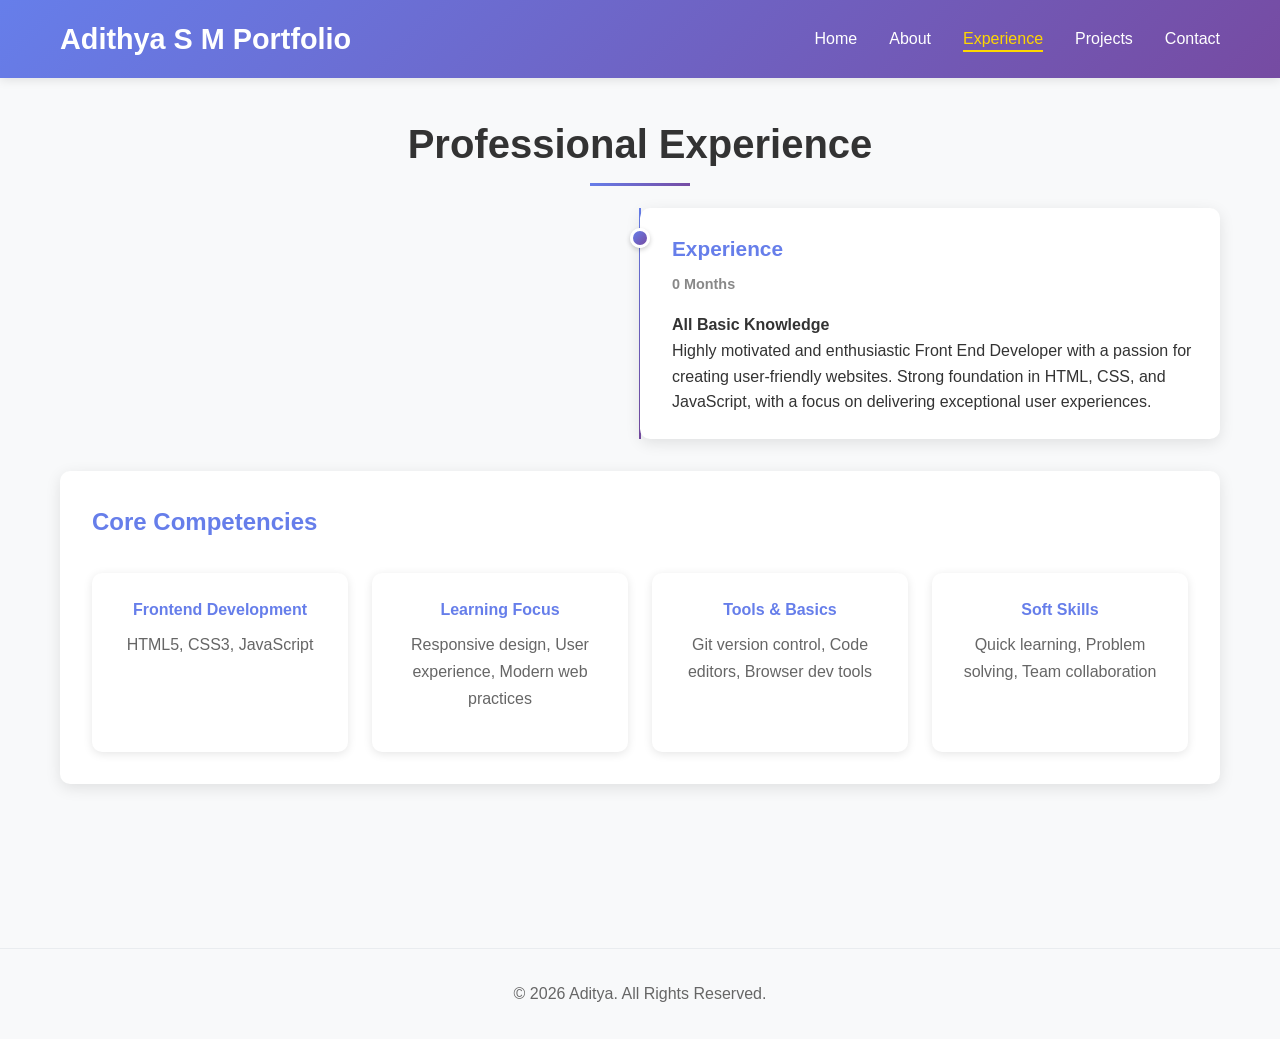
<file: Aditya/experience.html>
<!DOCTYPE html>
<html lang="en">
<head>
    <meta charset="UTF-8">
    <meta name="viewport" content="width=device-width, initial-scale=1.0">
    <title>Experience - Adithya S M Portfolio</title>
    <link rel="stylesheet" href="styles.css">
</head>
<body>
    <header class="header">
        <div class="container">
            <nav class="nav">
                <a href="index.html" class="logo">Adithya S M Portfolio</a>
                <ul class="nav-links">
                    <li><a href="index.html" class="nav-link">Home</a></li>
                    <li><a href="about.html" class="nav-link">About</a></li>
                    <li><a href="experience.html" class="nav-link active">Experience</a></li>
                    <li><a href="projects.html" class="nav-link">Projects</a></li>
                    <li><a href="contact.html" class="nav-link">Contact</a></li>
                </ul>
            </nav>
        </div>
    </header>

    <main class="main-content">
        <div class="container">
            <div class="page">
                <h2 class="page-title">Professional Experience</h2>
                
                <div class="timeline">
                    <div class="timeline-item">
                        <div class="timeline-dot"></div>
                        <div class="timeline-content">
                            <h4>Experience</h4>
                            <div class="date">0 Months</div>
                            <p><strong>All Basic Knowledge</strong></p>
                            <p>
                                Highly motivated and enthusiastic Front End Developer with a passion for creating user-friendly websites. Strong foundation in HTML, CSS, and JavaScript, with a focus on delivering exceptional user experiences.
                            </p>
                        </div>
                    </div>
                </div>

                <div class="card">
                    <h3>Core Competencies</h3>
                    <div class="skills-grid">
                        <div class="skill-item">
                            <h4>Frontend Development</h4>
                            <p>HTML5, CSS3, JavaScript</p>
                        </div>
                        <div class="skill-item">
                            <h4>Learning Focus</h4>
                            <p>Responsive design, User experience, Modern web practices</p>
                        </div>
                        <div class="skill-item">
                            <h4>Tools & Basics</h4>
                            <p>Git version control, Code editors, Browser dev tools</p>
                        </div>
                        <div class="skill-item">
                            <h4>Soft Skills</h4>
                            <p>Quick learning, Problem solving, Team collaboration</p>
                        </div>
                    </div>
                </div>
            </div>
        </div>
    </main>

    <footer style="text-align: center; padding: 2rem 0; background-color: #f8f9fa; margin-top: 3rem; border-top: 1px solid #e9ecef;">
        <p style="color: #666; margin: 0;">&copy; 2026 Aditya. All Rights Reserved.</p>
    </footer>

    <script src="script.js"></script>
</body>
</html>
</file>
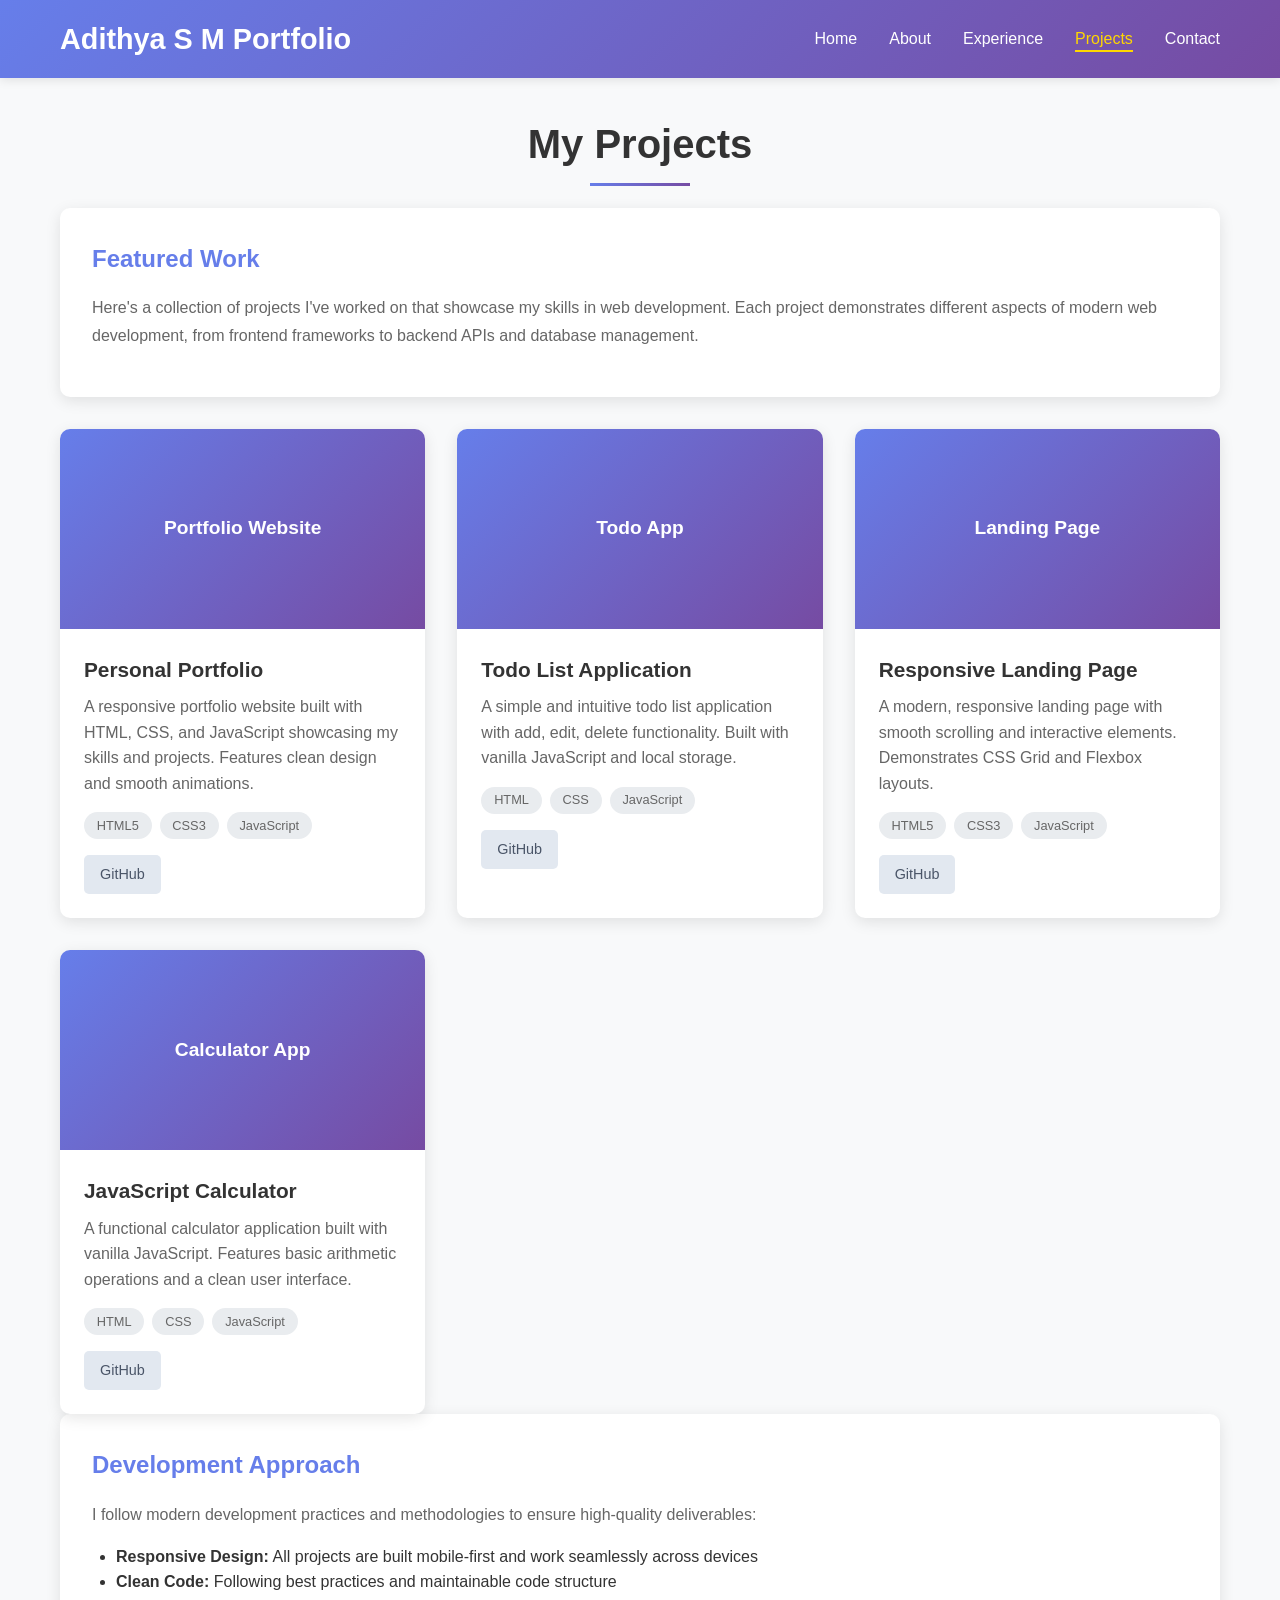
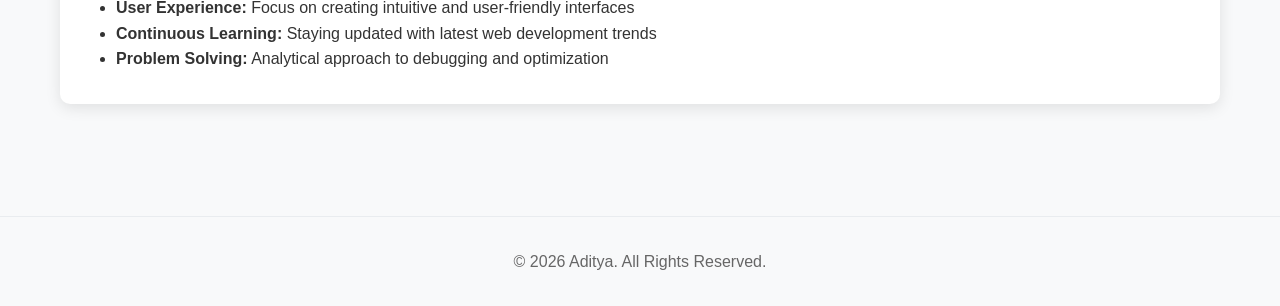
<file: Aditya/projects.html>
<!DOCTYPE html>
<html lang="en">
<head>
    <meta charset="UTF-8">
    <meta name="viewport" content="width=device-width, initial-scale=1.0">
    <title>Projects - Adithya S M Portfolio</title>
    <link rel="stylesheet" href="styles.css">
</head>
<body>
    <header class="header">
        <div class="container">
            <nav class="nav">
                <a href="index.html" class="logo">Adithya S M Portfolio</a>
                <ul class="nav-links">
                    <li><a href="index.html" class="nav-link">Home</a></li>
                    <li><a href="about.html" class="nav-link">About</a></li>
                    <li><a href="experience.html" class="nav-link">Experience</a></li>
                    <li><a href="projects.html" class="nav-link active">Projects</a></li>
                    <li><a href="contact.html" class="nav-link">Contact</a></li>
                </ul>
            </nav>
        </div>
    </header>

    <main class="main-content">
        <div class="container">
            <div class="page">
                <h2 class="page-title">My Projects</h2>
                
                <div class="card">
                    <h3>Featured Work</h3>
                    <p>
                        Here's a collection of projects I've worked on that showcase my skills in web development. 
                        Each project demonstrates different aspects of modern web development, from frontend 
                        frameworks to backend APIs and database management.
                    </p>
                </div>

                <div class="projects-grid">
                    <div class="project-card">
                        <div class="project-image">
                            Portfolio Website
                        </div>
                        <div class="project-info">
                            <h4>Personal Portfolio</h4>
                            <p>A responsive portfolio website built with HTML, CSS, and JavaScript showcasing my skills and projects. Features clean design and smooth animations.</p>
                            <div class="project-tech">
                                <span class="tech-tag">HTML5</span>
                                <span class="tech-tag">CSS3</span>
                                <span class="tech-tag">JavaScript</span>
                            </div>
                            <div class="project-links">
                                <a href="https://github.com/freeCodeCamp/freeCodeCamp" class="btn btn-secondary" target="_blank">GitHub</a>
                            </div>
                        </div>
                    </div>

                    <div class="project-card">
                        <div class="project-image">
                            Todo App
                        </div>
                        <div class="project-info">
                            <h4>Todo List Application</h4>
                            <p>A simple and intuitive todo list application with add, edit, delete functionality. Built with vanilla JavaScript and local storage.</p>
                            <div class="project-tech">
                                <span class="tech-tag">HTML</span>
                                <span class="tech-tag">CSS</span>
                                <span class="tech-tag">JavaScript</span>
                            </div>
                            <div class="project-links">
                                <a href="https://github.com/microsoft/vscode" class="btn btn-secondary" target="_blank">GitHub</a>
                            </div>
                        </div>
                    </div>

                    <div class="project-card">
                        <div class="project-image">
                            Landing Page
                        </div>
                        <div class="project-info">
                            <h4>Responsive Landing Page</h4>
                            <p>A modern, responsive landing page with smooth scrolling and interactive elements. Demonstrates CSS Grid and Flexbox layouts.</p>
                            <div class="project-tech">
                                <span class="tech-tag">HTML5</span>
                                <span class="tech-tag">CSS3</span>
                                <span class="tech-tag">JavaScript</span>
                            </div>
                            <div class="project-links">
                                <a href="https://github.com/facebook/react" class="btn btn-secondary" target="_blank">GitHub</a>
                            </div>
                        </div>
                    </div>

                    <div class="project-card">
                        <div class="project-image">
                            Calculator App
                        </div>
                        <div class="project-info">
                            <h4>JavaScript Calculator</h4>
                            <p>A functional calculator application built with vanilla JavaScript. Features basic arithmetic operations and a clean user interface.</p>
                            <div class="project-tech">
                                <span class="tech-tag">HTML</span>
                                <span class="tech-tag">CSS</span>
                                <span class="tech-tag">JavaScript</span>
                            </div>
                            <div class="project-links">
                                <a href="https://github.com/vuejs/vue" class="btn btn-secondary" target="_blank">GitHub</a>
                            </div>
                        </div>
                    </div>
                </div>

                <div class="card">
                    <h3>Development Approach</h3>
                    <p>
                        I follow modern development practices and methodologies to ensure high-quality deliverables:
                    </p>
                    <ul style="padding-left: 1.5rem; margin-top: 1rem;">
                        <li><strong>Responsive Design:</strong> All projects are built mobile-first and work seamlessly across devices</li>
                        <li><strong>Clean Code:</strong> Following best practices and maintainable code structure</li>
                        <li><strong>User Experience:</strong> Focus on creating intuitive and user-friendly interfaces</li>
                        <li><strong>Continuous Learning:</strong> Staying updated with latest web development trends</li>
                        <li><strong>Problem Solving:</strong> Analytical approach to debugging and optimization</li>
                    </ul>
                </div>
            </div>
        </div>
    </main>

    <footer style="text-align: center; padding: 2rem 0; background-color: #f8f9fa; margin-top: 3rem; border-top: 1px solid #e9ecef;">
        <p style="color: #666; margin: 0;">&copy; 2026 Aditya. All Rights Reserved.</p>
    </footer>

    <script src="script.js"></script>
</body>
</html>
</file>
<file: styles.css>
* {
    margin: 0;
    padding: 0;
    box-sizing: border-box;
}

body {
    font-family: -apple-system, BlinkMacSystemFont, 'Segoe UI', 'Roboto', 'Oxygen',
        'Ubuntu', 'Cantarell', 'Fira Sans', 'Droid Sans', 'Helvetica Neue',
        sans-serif;
    -webkit-font-smoothing: antialiased;
    -moz-osx-font-smoothing: grayscale;
    line-height: 1.6;
    background-color: #f8f9fa;
    color: #333;
}

.container {
    max-width: 1200px;
    margin: 0 auto;
    padding: 0 20px;
}

/* Header Styles */
.header {
    background: linear-gradient(135deg, #667eea 0%, #764ba2 100%);
    color: white;
    padding: 1rem 0;
    box-shadow: 0 2px 10px rgba(0,0,0,0.1);
    position: fixed;
    top: 0;
    left: 0;
    right: 0;
    z-index: 1000;
}

.nav {
    display: flex;
    justify-content: space-between;
    align-items: center;
}

.logo {
    font-size: 1.8rem;
    font-weight: bold;
    text-decoration: none;
    color: white;
}

.nav-links {
    display: flex;
    list-style: none;
    gap: 2rem;
}

.nav-links a {
    color: white;
    text-decoration: none;
    font-weight: 500;
    transition: color 0.3s ease;
    position: relative;
}

.nav-links a:hover {
    color: #ffd700;
}

.nav-links a.active {
    color: #ffd700;
}

.nav-links a::after {
    content: '';
    position: absolute;
    bottom: -5px;
    left: 0;
    width: 0;
    height: 2px;
    background-color: #ffd700;
    transition: width 0.3s ease;
}

.nav-links a:hover::after,
.nav-links a.active::after {
    width: 100%;
}

/* Main Content */
.main-content {
    margin-top: 80px;
    min-height: calc(100vh - 80px);
    padding: 2rem 0;
}

/* Profile Image Styles */
.profile-image {
    text-align: center;
    margin-bottom: 2rem;
}

.profile-photo {
    width: 200px;
    height: 200px;
    border-radius: 50%;
    object-fit: cover;
    border: 4px solid #667eea;
    box-shadow: 0 8px 32px rgba(102, 126, 234, 0.3);
    transition: transform 0.3s ease;
}

.profile-photo:hover {
    transform: scale(1.05);
}

/* Hero Section Styles */
.hero {
    text-align: center;
    margin-bottom: 3rem;
}

.hero h1 {
    font-size: 3rem;
    margin-bottom: 1rem;
    color: #333;
}

.highlight {
    background: linear-gradient(135deg, #667eea 0%, #764ba2 100%);
    -webkit-background-clip: text;
    -webkit-text-fill-color: transparent;
    background-clip: text;
}

.hero-subtitle {
    font-size: 1.3rem;
    color: #667eea;
    font-weight: 600;
    margin-bottom: 1rem;
}

/* Social Links Styles */
.social-links {
    display: flex;
    gap: 1rem;
    justify-content: center;
    margin-bottom: 1.5rem;
}

.social-link {
    display: inline-flex;
    align-items: center;
    justify-content: center;
    width: 50px;
    height: 50px;
    background: linear-gradient(135deg, #667eea 0%, #764ba2 100%);
    color: white;
    border-radius: 50%;
    text-decoration: none;
    transition: all 0.3s ease;
    box-shadow: 0 4px 15px rgba(102, 126, 234, 0.3);
}

.social-link:hover {
    transform: translateY(-3px);
    box-shadow: 0 8px 25px rgba(102, 126, 234, 0.4);
}

.social-link svg {
    width: 24px;
    height: 24px;
}

.hero-description {
    font-size: 1.1rem;
    color: #666;
    max-width: 600px;
    margin: 0 auto 2rem auto;
    line-height: 1.6;
}

.hero-buttons {
    display: flex;
    gap: 1rem;
    justify-content: center;
    flex-wrap: wrap;
}

/* About Section Styles */
.about-intro {
    text-align: center;
    margin-bottom: 3rem;
}

.about-subtitle {
    font-size: 1.2rem;
    color: #667eea;
    font-weight: 500;
    margin-bottom: 2rem;
}

/* Page Styles */
.page {
    animation: fadeIn 0.5s ease-in;
}

@keyframes fadeIn {
    from {
        opacity: 0;
        transform: translateY(20px);
    }
    to {
        opacity: 1;
        transform: translateY(0);
    }
}

.page-title {
    font-size: 2.5rem;
    margin-bottom: 2rem;
    text-align: center;
    color: #333;
    position: relative;
}

.page-title::after {
    content: '';
    position: absolute;
    bottom: -10px;
    left: 50%;
    transform: translateX(-50%);
    width: 100px;
    height: 3px;
    background: linear-gradient(135deg, #667eea 0%, #764ba2 100%);
}

/* Cards */
.card {
    background: white;
    padding: 2rem;
    border-radius: 10px;
    box-shadow: 0 4px 15px rgba(0,0,0,0.1);
    margin-bottom: 2rem;
    transition: transform 0.3s ease, box-shadow 0.3s ease;
}

.card:hover {
    transform: translateY(-5px);
    box-shadow: 0 8px 25px rgba(0,0,0,0.15);
}

.card h3 {
    color: #667eea;
    margin-bottom: 1rem;
    font-size: 1.5rem;
}

.card p {
    color: #666;
    line-height: 1.7;
    margin-bottom: 1rem;
}

/* Skills */
.skills-grid {
    display: grid;
    grid-template-columns: repeat(auto-fit, minmax(250px, 1fr));
    gap: 1.5rem;
    margin-top: 2rem;
}

.skill-item {
    text-align: center;
    padding: 1.5rem;
    background: white;
    border-radius: 10px;
    box-shadow: 0 2px 10px rgba(0,0,0,0.1);
    transition: transform 0.3s ease;
}

.skill-item:hover {
    transform: translateY(-3px);
}

.skill-item h4 {
    color: #667eea;
    margin-bottom: 0.5rem;
}

/* Projects Grid */
.projects-grid {
    display: grid;
    grid-template-columns: repeat(auto-fit, minmax(300px, 1fr));
    gap: 2rem;
    margin-top: 2rem;
}

.project-card {
    background: white;
    border-radius: 10px;
    overflow: hidden;
    box-shadow: 0 4px 15px rgba(0,0,0,0.1);
    transition: transform 0.3s ease;
}

.project-card:hover {
    transform: translateY(-5px);
}

.project-image {
    height: 200px;
    background: linear-gradient(135deg, #667eea 0%, #764ba2 100%);
    display: flex;
    align-items: center;
    justify-content: center;
    color: white;
    font-size: 1.2rem;
    font-weight: 600;
}

.project-info {
    padding: 1.5rem;
}

.project-info h4 {
    color: #333;
    margin-bottom: 0.5rem;
    font-size: 1.3rem;
}

.project-info p {
    color: #666;
    margin-bottom: 1rem;
}

.project-tech {
    display: flex;
    flex-wrap: wrap;
    gap: 0.5rem;
    margin-bottom: 1rem;
}

.tech-tag {
    background: #e9ecef;
    padding: 0.2rem 0.8rem;
    border-radius: 15px;
    font-size: 0.8rem;
    color: #666;
}

.project-links {
    display: flex;
    gap: 1rem;
}

.btn {
    padding: 0.5rem 1rem;
    border: none;
    border-radius: 5px;
    text-decoration: none;
    cursor: pointer;
    transition: all 0.3s ease;
    font-size: 0.9rem;
    display: inline-block;
    text-align: center;
}

.btn-primary {
    background-color: #667eea;
    color: white;
}

.btn-primary:hover {
    background-color: #5a67d8;
    transform: translateY(-2px);
}

.btn-secondary {
    background-color: #e2e8f0;
    color: #4a5568;
}

.btn-secondary:hover {
    background-color: #cbd5e0;
    transform: translateY(-2px);
}

/* Certificates Grid */
.certificates-grid {
    display: grid;
    grid-template-columns: repeat(auto-fit, minmax(300px, 1fr));
    gap: 2rem;
    margin-top: 2rem;
}

.certificate-card {
    background: white;
    border-radius: 10px;
    padding: 1.5rem;
    box-shadow: 0 4px 15px rgba(0,0,0,0.1);
    transition: transform 0.3s ease;
    border-left: 4px solid #667eea;
}

.certificate-card:hover {
    transform: translateY(-5px);
}

.certificate-header {
    display: flex;
    justify-content: space-between;
    align-items: flex-start;
    margin-bottom: 1rem;
}

.certificate-header h4 {
    color: #333;
    margin: 0;
    font-size: 1.2rem;
}

.certificate-date {
    background: linear-gradient(135deg, #667eea 0%, #764ba2 100%);
    color: white;
    padding: 0.3rem 0.8rem;
    border-radius: 15px;
    font-size: 0.8rem;
    font-weight: 600;
}

.certificate-card p {
    color: #666;
    margin-bottom: 1rem;
    line-height: 1.5;
}

.certificate-skills {
    display: flex;
    flex-wrap: wrap;
    gap: 0.5rem;
    margin-bottom: 1.5rem;
}

.skill-badge {
    background: #f1f5f9;
    color: #667eea;
    padding: 0.3rem 0.8rem;
    border-radius: 15px;
    font-size: 0.8rem;
    font-weight: 500;
    border: 1px solid #e2e8f0;
}

.btn-small {
    padding: 0.4rem 1rem;
    font-size: 0.9rem;
}

/* Contact Form */
.contact-form {
    background: white;
    padding: 2rem;
    border-radius: 10px;
    box-shadow: 0 4px 15px rgba(0,0,0,0.1);
    max-width: 600px;
    margin: 2rem auto;
}

.form-group {
    margin-bottom: 1.5rem;
}

.form-group label {
    display: block;
    margin-bottom: 0.5rem;
    font-weight: 500;
    color: #333;
}

.form-group input,
.form-group textarea {
    width: 100%;
    padding: 0.8rem;
    border: 2px solid #e2e8f0;
    border-radius: 5px;
    font-size: 1rem;
    transition: border-color 0.3s ease;
    font-family: inherit;
}

.form-group input:focus,
.form-group textarea:focus {
    outline: none;
    border-color: #667eea;
}

.form-group textarea {
    resize: vertical;
    min-height: 120px;
}

.contact-info {
    display: grid;
    grid-template-columns: repeat(auto-fit, minmax(250px, 1fr));
    gap: 2rem;
    margin-bottom: 2rem;
}

.contact-item {
    text-align: center;
    padding: 1.5rem;
    background: white;
    border-radius: 10px;
    box-shadow: 0 2px 10px rgba(0,0,0,0.1);
    transition: transform 0.3s ease;
}

.contact-item:hover {
    transform: translateY(-3px);
}

.contact-item h4 {
    color: #667eea;
    margin-bottom: 0.5rem;
}

.contact-item p {
    margin-bottom: 1rem;
    color: #666;
}

.success-message {
    background: #d4edda;
    border: 1px solid #c3e6cb;
    color: #155724;
    padding: 1.5rem;
    border-radius: 5px;
    margin-bottom: 2rem;
    text-align: center;
}

.success-message h4 {
    margin-bottom: 0.5rem;
}

/* Experience Timeline */
.timeline {
    position: relative;
    margin: 2rem 0;
}

.timeline::before {
    content: '';
    position: absolute;
    left: 50%;
    transform: translateX(-50%);
    width: 2px;
    height: 100%;
    background: linear-gradient(135deg, #667eea 0%, #764ba2 100%);
}

.timeline-item {
    position: relative;
    margin-bottom: 2rem;
    width: 100%;
}

.timeline-item:nth-child(odd) .timeline-content,
.timeline-item:nth-child(even) .timeline-content {
    margin-left: 50%;
    margin-right: 0;
    padding-left: 2rem;
    text-align: left;
}

.timeline-content {
    background: white;
    padding: 1.5rem;
    border-radius: 10px;
    box-shadow: 0 4px 15px rgba(0,0,0,0.1);
    position: relative;
    transition: transform 0.3s ease;
}

.timeline-content:hover {
    transform: translateY(-3px);
}

.timeline-content::before {
    content: '';
    position: absolute;
    top: 20px;
    width: 0;
    height: 0;
    border-style: solid;
}

.timeline-item:nth-child(odd) .timeline-content::before,
.timeline-item:nth-child(even) .timeline-content::before {
    left: -10px;
    border-width: 10px 10px 10px 0;
    border-color: transparent white transparent transparent;
}

.timeline-dot {
    position: absolute;
    left: 50%;
    transform: translateX(-50%);
    top: 20px;
    width: 20px;
    height: 20px;
    background: linear-gradient(135deg, #667eea 0%, #764ba2 100%);
    border-radius: 50%;
    border: 3px solid white;
    box-shadow: 0 2px 5px rgba(0,0,0,0.2);
    z-index: 10;
}

.timeline-content h4 {
    color: #667eea;
    margin-bottom: 0.5rem;
    font-size: 1.3rem;
}

.timeline-content .date {
    color: #888;
    font-size: 0.9rem;
    margin-bottom: 1rem;
    font-weight: 600;
}

.timeline-content ul {
    margin-top: 1rem;
    padding-left: 1.2rem;
}

.timeline-content li {
    margin-bottom: 0.5rem;
    color: #555;
}

/* Mobile Responsiveness */
@media (max-width: 768px) {
    .nav {
        flex-direction: column;
        gap: 1rem;
        padding: 1rem 0;
    }

    .nav-links {
        gap: 1rem;
        flex-wrap: wrap;
        justify-content: center;
    }

    .hero h1 {
        font-size: 2rem;
    }

    .profile-photo {
        width: 150px;
        height: 150px;
    }

    .hero-buttons {
        flex-direction: column;
        align-items: center;
    }

    .hero-buttons .btn {
        width: 200px;
    }

    .page-title {
        font-size: 2rem;
    }

    .main-content {
        margin-top: 120px;
    }

    .timeline::before {
        left: 20px;
    }

    .timeline-item:nth-child(odd) .timeline-content,
    .timeline-item:nth-child(even) .timeline-content {
        margin-left: 50px;
        margin-right: 0;
        padding-left: 1rem;
        padding-right: 1rem;
        text-align: left;
    }

    .timeline-item:nth-child(odd) .timeline-content::before,
    .timeline-item:nth-child(even) .timeline-content::before {
        left: -10px;
        border-width: 10px 10px 10px 0;
        border-color: transparent white transparent transparent;
    }

    .timeline-dot {
        left: 20px;
        transform: translateX(-50%);
    }

    .contact-info {
        grid-template-columns: 1fr;
    }

    .projects-grid {
        grid-template-columns: 1fr;
    }

    .certificates-grid {
        grid-template-columns: 1fr;
    }

    .certificate-header {
        flex-direction: column;
        gap: 0.5rem;
        align-items: flex-start;
    }

    .skills-grid {
        grid-template-columns: 1fr;
    }

    .project-links {
        flex-direction: column;
    }

    .social-links {
        gap: 0.8rem;
    }

    .social-link {
        width: 45px;
        height: 45px;
    }

    .social-link svg {
        width: 20px;
        height: 20px;
    }

    .btn {
        width: 100%;
        margin-bottom: 0.5rem;
    }
}

/* Smooth scrolling */
html {
    scroll-behavior: smooth;
}

/* Loading animation */
.loading {
    display: inline-block;
    width: 20px;
    height: 20px;
    border: 3px solid #f3f3f3;
    border-top: 3px solid #667eea;
    border-radius: 50%;
    animation: spin 1s linear infinite;
}

@keyframes spin {
    0% { transform: rotate(0deg); }
    100% { transform: rotate(360deg); }
}
</file>
<file: Aditya/styles.css>
* {
    margin: 0;
    padding: 0;
    box-sizing: border-box;
}

body {
    font-family: -apple-system, BlinkMacSystemFont, 'Segoe UI', 'Roboto', 'Oxygen',
        'Ubuntu', 'Cantarell', 'Fira Sans', 'Droid Sans', 'Helvetica Neue',
        sans-serif;
    -webkit-font-smoothing: antialiased;
    -moz-osx-font-smoothing: grayscale;
    line-height: 1.6;
    background-color: #f8f9fa;
    color: #333;
}

.container {
    max-width: 1200px;
    margin: 0 auto;
    padding: 0 20px;
}

/* Header Styles */
.header {
    background: linear-gradient(135deg, #667eea 0%, #764ba2 100%);
    color: white;
    padding: 1rem 0;
    box-shadow: 0 2px 10px rgba(0,0,0,0.1);
    position: fixed;
    top: 0;
    left: 0;
    right: 0;
    z-index: 1000;
}

.nav {
    display: flex;
    justify-content: space-between;
    align-items: center;
}

.logo {
    font-size: 1.8rem;
    font-weight: bold;
    text-decoration: none;
    color: white;
}

.nav-links {
    display: flex;
    list-style: none;
    gap: 2rem;
}

.nav-links a {
    color: white;
    text-decoration: none;
    font-weight: 500;
    transition: color 0.3s ease;
    position: relative;
}

.nav-links a:hover {
    color: #ffd700;
}

.nav-links a.active {
    color: #ffd700;
}

.nav-links a::after {
    content: '';
    position: absolute;
    bottom: -5px;
    left: 0;
    width: 0;
    height: 2px;
    background-color: #ffd700;
    transition: width 0.3s ease;
}

.nav-links a:hover::after,
.nav-links a.active::after {
    width: 100%;
}

/* Main Content */
.main-content {
    margin-top: 80px;
    min-height: calc(100vh - 80px);
    padding: 2rem 0;
}

/* Page Styles */
.page {
    animation: fadeIn 0.5s ease-in;
}

@keyframes fadeIn {
    from {
        opacity: 0;
        transform: translateY(20px);
    }
    to {
        opacity: 1;
        transform: translateY(0);
    }
}

.page-title {
    font-size: 2.5rem;
    margin-bottom: 2rem;
    text-align: center;
    color: #333;
    position: relative;
}

.page-title::after {
    content: '';
    position: absolute;
    bottom: -10px;
    left: 50%;
    transform: translateX(-50%);
    width: 100px;
    height: 3px;
    background: linear-gradient(135deg, #667eea 0%, #764ba2 100%);
}

/* Home Page */
.hero {
    text-align: center;
    padding: 4rem 0;
    background: linear-gradient(135deg, #f5f7fa 0%, #c3cfe2 100%);
    margin: -2rem -20px 2rem -20px;
    border-radius: 10px;
}

.hero h1 {
    font-size: 3rem;
    margin-bottom: 1rem;
    background: linear-gradient(135deg, #667eea 0%, #764ba2 100%);
    -webkit-background-clip: text;
    -webkit-text-fill-color: transparent;
    background-clip: text;
}

.hero p {
    font-size: 1.2rem;
    color: #666;
    max-width: 600px;
    margin: 0 auto;
}

/* Cards */
.card {
    background: white;
    padding: 2rem;
    border-radius: 10px;
    box-shadow: 0 4px 15px rgba(0,0,0,0.1);
    margin-bottom: 2rem;
    transition: transform 0.3s ease, box-shadow 0.3s ease;
}

.card:hover {
    transform: translateY(-5px);
    box-shadow: 0 8px 25px rgba(0,0,0,0.15);
}

.card h3 {
    color: #667eea;
    margin-bottom: 1rem;
    font-size: 1.5rem;
}

.card p {
    color: #666;
    line-height: 1.7;
    margin-bottom: 1rem;
}

/* Skills */
.skills-grid {
    display: grid;
    grid-template-columns: repeat(auto-fit, minmax(250px, 1fr));
    gap: 1.5rem;
    margin-top: 2rem;
}

.skill-item {
    text-align: center;
    padding: 1.5rem;
    background: white;
    border-radius: 10px;
    box-shadow: 0 2px 10px rgba(0,0,0,0.1);
    transition: transform 0.3s ease;
}

.skill-item:hover {
    transform: translateY(-3px);
}

.skill-item h4 {
    color: #667eea;
    margin-bottom: 0.5rem;
}

/* Projects Grid */
.projects-grid {
    display: grid;
    grid-template-columns: repeat(auto-fit, minmax(300px, 1fr));
    gap: 2rem;
    margin-top: 2rem;
}

.project-card {
    background: white;
    border-radius: 10px;
    overflow: hidden;
    box-shadow: 0 4px 15px rgba(0,0,0,0.1);
    transition: transform 0.3s ease;
}

.project-card:hover {
    transform: translateY(-5px);
}

.project-image {
    height: 200px;
    background: linear-gradient(135deg, #667eea 0%, #764ba2 100%);
    display: flex;
    align-items: center;
    justify-content: center;
    color: white;
    font-size: 1.2rem;
    font-weight: 600;
}

.project-info {
    padding: 1.5rem;
}

.project-info h4 {
    color: #333;
    margin-bottom: 0.5rem;
    font-size: 1.3rem;
}

.project-info p {
    color: #666;
    margin-bottom: 1rem;
}

.project-tech {
    display: flex;
    flex-wrap: wrap;
    gap: 0.5rem;
    margin-bottom: 1rem;
}

.tech-tag {
    background: #e9ecef;
    padding: 0.2rem 0.8rem;
    border-radius: 15px;
    font-size: 0.8rem;
    color: #666;
}

.project-links {
    display: flex;
    gap: 1rem;
}

.btn {
    padding: 0.5rem 1rem;
    border: none;
    border-radius: 5px;
    text-decoration: none;
    cursor: pointer;
    transition: all 0.3s ease;
    font-size: 0.9rem;
    display: inline-block;
    text-align: center;
}

.btn-primary {
    background-color: #667eea;
    color: white;
}

.btn-primary:hover {
    background-color: #5a67d8;
    transform: translateY(-2px);
}

.btn-secondary {
    background-color: #e2e8f0;
    color: #4a5568;
}

.btn-secondary:hover {
    background-color: #cbd5e0;
    transform: translateY(-2px);
}

/* Contact Form */
.contact-form {
    background: white;
    padding: 2rem;
    border-radius: 10px;
    box-shadow: 0 4px 15px rgba(0,0,0,0.1);
    max-width: 600px;
    margin: 2rem auto;
}

.form-group {
    margin-bottom: 1.5rem;
}

.form-group label {
    display: block;
    margin-bottom: 0.5rem;
    font-weight: 500;
    color: #333;
}

.form-group input,
.form-group textarea {
    width: 100%;
    padding: 0.8rem;
    border: 2px solid #e2e8f0;
    border-radius: 5px;
    font-size: 1rem;
    transition: border-color 0.3s ease;
    font-family: inherit;
}

.form-group input:focus,
.form-group textarea:focus {
    outline: none;
    border-color: #667eea;
}

.form-group textarea {
    resize: vertical;
    min-height: 120px;
}

.contact-info {
    display: grid;
    grid-template-columns: repeat(auto-fit, minmax(250px, 1fr));
    gap: 2rem;
    margin-bottom: 2rem;
}

.contact-item {
    text-align: center;
    padding: 1.5rem;
    background: white;
    border-radius: 10px;
    box-shadow: 0 2px 10px rgba(0,0,0,0.1);
    transition: transform 0.3s ease;
}

.contact-item:hover {
    transform: translateY(-3px);
}

.contact-item h4 {
    color: #667eea;
    margin-bottom: 0.5rem;
}

.contact-item p {
    margin-bottom: 1rem;
    color: #666;
}

.success-message {
    background: #d4edda;
    border: 1px solid #c3e6cb;
    color: #155724;
    padding: 1.5rem;
    border-radius: 5px;
    margin-bottom: 2rem;
    text-align: center;
}

.success-message h4 {
    margin-bottom: 0.5rem;
}

/* Experience Timeline */
.timeline {
    position: relative;
    margin: 2rem 0;
}

.timeline::before {
    content: '';
    position: absolute;
    left: 50%;
    transform: translateX(-50%);
    width: 2px;
    height: 100%;
    background: linear-gradient(135deg, #667eea 0%, #764ba2 100%);
}

.timeline-item {
    position: relative;
    margin-bottom: 2rem;
    width: 100%;
}

.timeline-item:nth-child(odd) .timeline-content,
.timeline-item:nth-child(even) .timeline-content {
    margin-left: 50%;
    margin-right: 0;
    padding-left: 2rem;
    text-align: left;
}

.timeline-content {
    background: white;
    padding: 1.5rem;
    border-radius: 10px;
    box-shadow: 0 4px 15px rgba(0,0,0,0.1);
    position: relative;
    transition: transform 0.3s ease;
}

.timeline-content:hover {
    transform: translateY(-3px);
}

.timeline-content::before {
    content: '';
    position: absolute;
    top: 20px;
    width: 0;
    height: 0;
    border-style: solid;
}

.timeline-item:nth-child(odd) .timeline-content::before,
.timeline-item:nth-child(even) .timeline-content::before {
    left: -10px;
    border-width: 10px 10px 10px 0;
    border-color: transparent white transparent transparent;
}

.timeline-dot {
    position: absolute;
    left: 50%;
    transform: translateX(-50%);
    top: 20px;
    width: 20px;
    height: 20px;
    background: linear-gradient(135deg, #667eea 0%, #764ba2 100%);
    border-radius: 50%;
    border: 3px solid white;
    box-shadow: 0 2px 5px rgba(0,0,0,0.2);
    z-index: 10;
}

.timeline-content h4 {
    color: #667eea;
    margin-bottom: 0.5rem;
    font-size: 1.3rem;
}

.timeline-content .date {
    color: #888;
    font-size: 0.9rem;
    margin-bottom: 1rem;
    font-weight: 600;
}

.timeline-content ul {
    margin-top: 1rem;
    padding-left: 1.2rem;
}

.timeline-content li {
    margin-bottom: 0.5rem;
    color: #555;
}

/* Mobile Responsiveness */
@media (max-width: 768px) {
    .nav {
        flex-direction: column;
        gap: 1rem;
        padding: 1rem 0;
    }

    .nav-links {
        gap: 1rem;
        flex-wrap: wrap;
        justify-content: center;
    }

    .hero h1 {
        font-size: 2rem;
    }

    .page-title {
        font-size: 2rem;
    }

    .main-content {
        margin-top: 120px;
    }

    .timeline::before {
        left: 20px;
    }

    .timeline-item:nth-child(odd) .timeline-content,
    .timeline-item:nth-child(even) .timeline-content {
        margin-left: 50px;
        margin-right: 0;
        padding-left: 1rem;
        padding-right: 1rem;
        text-align: left;
    }

    .timeline-item:nth-child(odd) .timeline-content::before,
    .timeline-item:nth-child(even) .timeline-content::before {
        left: -10px;
        border-width: 10px 10px 10px 0;
        border-color: transparent white transparent transparent;
    }

    .timeline-dot {
        left: 20px;
        transform: translateX(-50%);
    }

    .contact-info {
        grid-template-columns: 1fr;
    }

    .projects-grid {
        grid-template-columns: 1fr;
    }

    .skills-grid {
        grid-template-columns: 1fr;
    }

    .project-links {
        flex-direction: column;
    }

    .btn {
        width: 100%;
        margin-bottom: 0.5rem;
    }
}

/* Smooth scrolling */
html {
    scroll-behavior: smooth;
}

/* Loading animation */
.loading {
    display: inline-block;
    width: 20px;
    height: 20px;
    border: 3px solid #f3f3f3;
    border-top: 3px solid #667eea;
    border-radius: 50%;
    animation: spin 1s linear infinite;
}

@keyframes spin {
    0% { transform: rotate(0deg); }
    100% { transform: rotate(360deg); }
}
</file>
